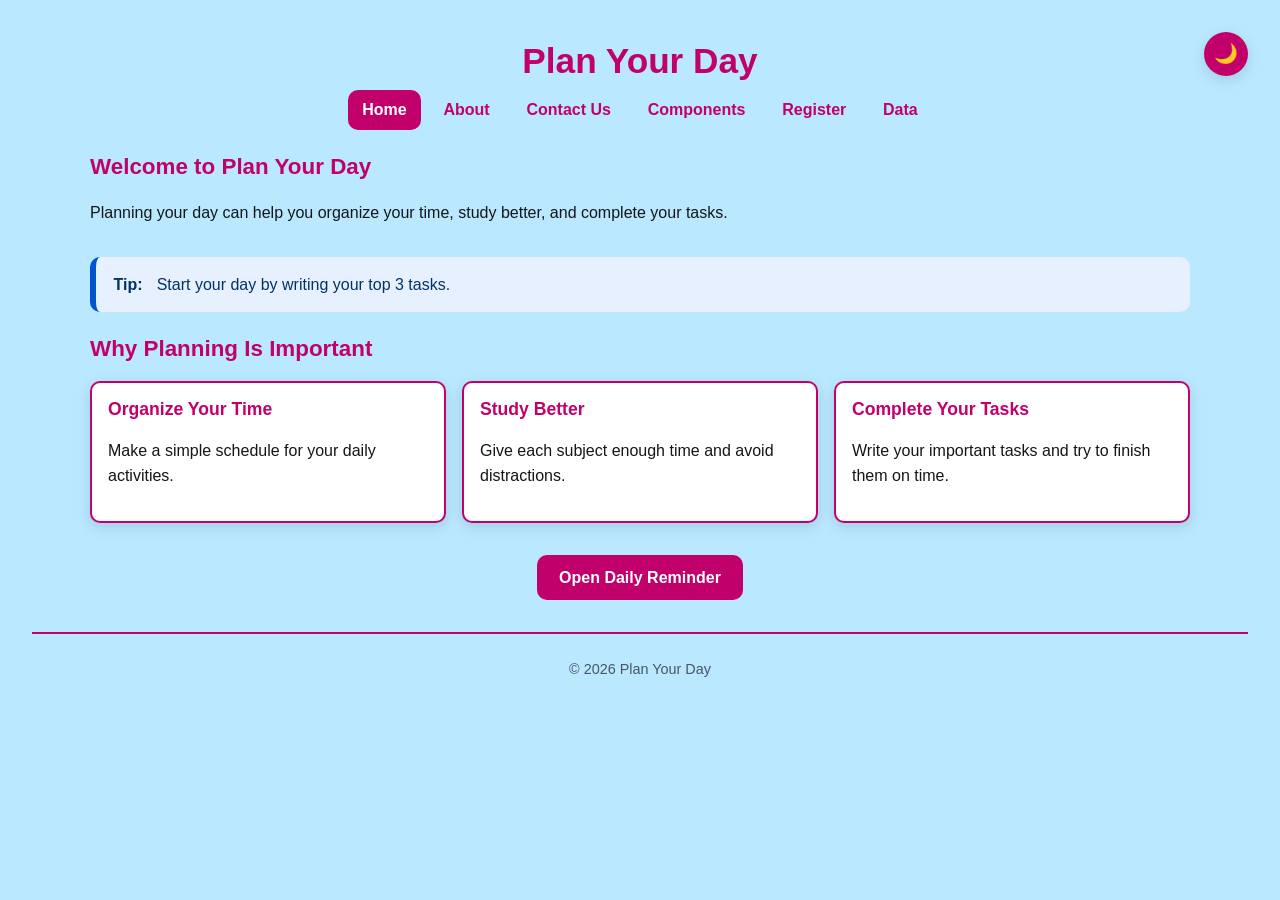
<file: index.html>
<!DOCTYPE html>
<html lang="en">
<head>
    <meta charset="UTF-8">
    <meta name="viewport" content="width=device-width, initial-scale=1.0">
    <meta name="description" content="Plan Your Day - organize your time, study better, and complete your tasks.">
    <title>Plan Your Day - Home</title>
    <link rel="stylesheet" href="stylesheet.css">
</head>

<body>

    <a href="#main" class="skip-link">Skip to main content</a>

    <header role="banner">
        <h1>Plan Your Day</h1>

        <button id="theme-toggle" class="theme-toggle" type="button"
                aria-label="Toggle dark mode" title="Toggle dark mode">🌙</button>

        <nav aria-label="Main navigation">
            <a href="index.html" aria-current="page">Home</a>
            <a href="about.html">About</a>
            <a href="contact.html">Contact Us</a>
            <a href="components.html">Components</a>
            <a href="registration.html">Register</a>
            <a href="data.html">Data</a>
        </nav>
    </header>

    <main id="main" role="main">

        <section aria-labelledby="welcome-heading">
            <h2 id="welcome-heading">Welcome to Plan Your Day</h2>
            <p>
                Planning your day can help you organize your time,
                study better, and complete your tasks.
            </p>
        </section>

        <div class="alert alert-info" role="status">
            <strong>Tip:</strong>&nbsp;Start your day by writing your top 3 tasks.
        </div>

        <section aria-labelledby="why-heading">
            <h2 id="why-heading">Why Planning Is Important</h2>
            <div class="grid">
                <article class="card">
                    <h3>Organize Your Time</h3>
                    <p>Make a simple schedule for your daily activities.</p>
                </article>
                <article class="card">
                    <h3>Study Better</h3>
                    <p>Give each subject enough time and avoid distractions.</p>
                </article>
                <article class="card">
                    <h3>Complete Your Tasks</h3>
                    <p>Write your important tasks and try to finish them on time.</p>
                </article>
            </div>
        </section>

        <p class="center">
            <a href="#modal" class="btn">Open Daily Reminder</a>
        </p>

        <div id="modal" class="modal" role="dialog" aria-modal="true" aria-labelledby="modal-title">
            <a href="#" class="modal-backdrop" aria-hidden="true" tabindex="-1"></a>
            <div class="modal-content">
                <h2 id="modal-title">Daily Reminder</h2>
                <p>Don't forget to review your plan at the end of the day!</p>
                <div class="modal-actions">
                    <a href="#" class="btn" aria-label="Close modal">Close</a>
                </div>
            </div>
        </div>

    </main>

    <footer role="contentinfo">
        <p>&copy; 2026 Plan Your Day</p>
    </footer>

    <script>
    (function () {
        var html = document.documentElement;
        var btn = document.getElementById('theme-toggle');
        var saved = localStorage.getItem('theme');
        if (saved === 'dark') html.classList.add('dark');
        else if (saved === 'light') html.classList.add('light');
        function updateIcon() {
            var isDark = html.classList.contains('dark') ||
                (!html.classList.contains('light') &&
                 window.matchMedia('(prefers-color-scheme: dark)').matches);
            btn.textContent = isDark ? '☀️' : '🌙';
        }
        btn.addEventListener('click', function () {
            var isDarkNow = html.classList.contains('dark') ||
                (!html.classList.contains('light') &&
                 window.matchMedia('(prefers-color-scheme: dark)').matches);
            if (isDarkNow) {
                html.classList.remove('dark'); html.classList.add('light');
                localStorage.setItem('theme', 'light');
            } else {
                html.classList.remove('light'); html.classList.add('dark');
                localStorage.setItem('theme', 'dark');
            }
            updateIcon();
        });
        updateIcon();
    })();
    </script>

</body>
</html>
</file>
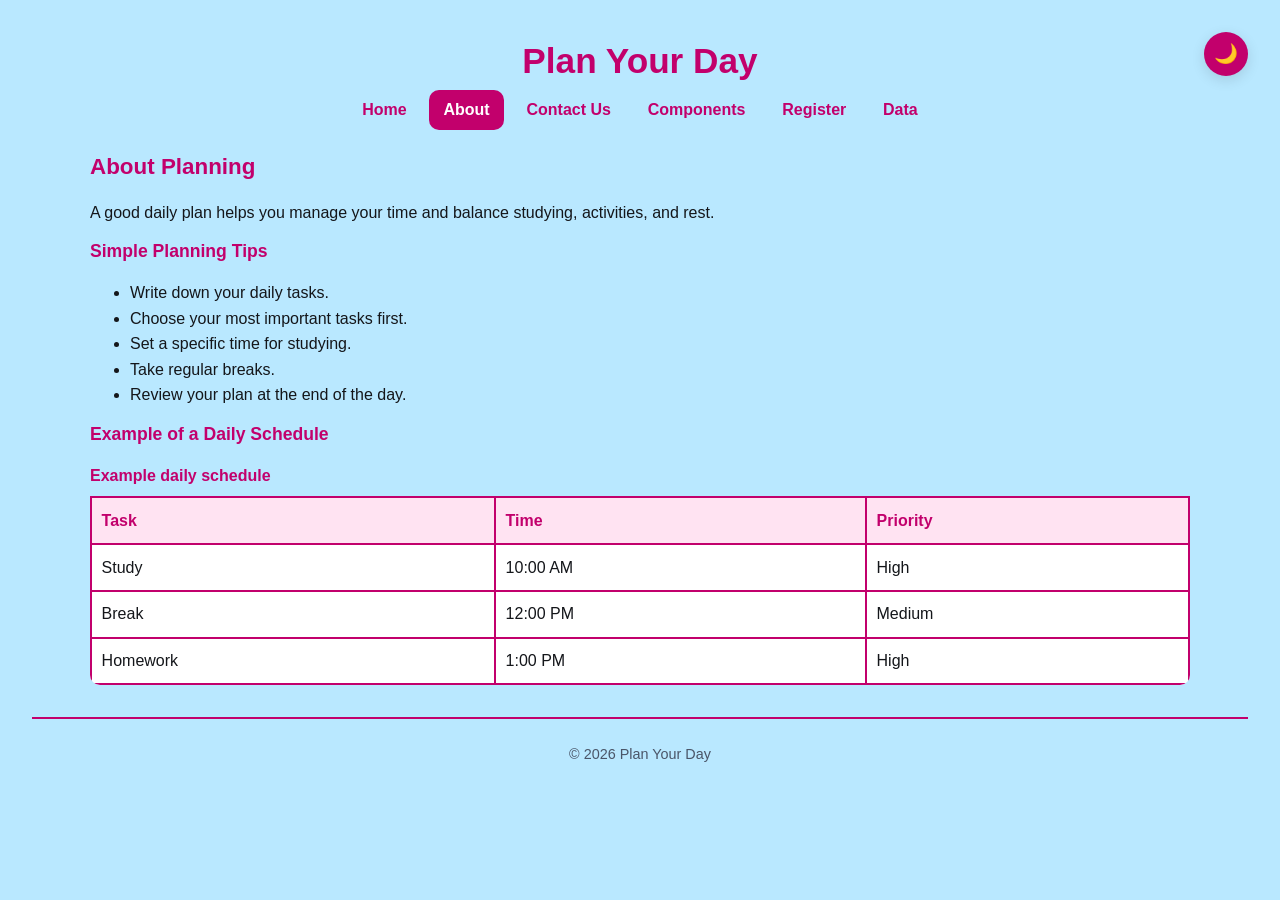
<file: about.html>
<!DOCTYPE html>
<html lang="en">
<head>
    <meta charset="UTF-8">
    <meta name="viewport" content="width=device-width, initial-scale=1.0">
    <meta name="description" content="About planning your day effectively.">
    <title>Plan Your Day - About</title>
    <link rel="stylesheet" href="stylesheet.css">
</head>

<body>

    <a href="#main" class="skip-link">Skip to main content</a>

    <header role="banner">
        <h1>Plan Your Day</h1>
        <button id="theme-toggle" class="theme-toggle" type="button" aria-label="Toggle dark mode" title="Toggle dark mode">🌙</button>
        <nav aria-label="Main navigation">
            <a href="index.html">Home</a>
            <a href="about.html" aria-current="page">About</a>
            <a href="contact.html">Contact Us</a>
            <a href="components.html">Components</a>
            <a href="registration.html">Register</a>
            <a href="data.html">Data</a>
        </nav>
    </header>

    <main id="main" role="main">

        <h2>About Planning</h2>
        <p>A good daily plan helps you manage your time and balance studying, activities, and rest.</p>

        <h3>Simple Planning Tips</h3>
        <ul>
            <li>Write down your daily tasks.</li>
            <li>Choose your most important tasks first.</li>
            <li>Set a specific time for studying.</li>
            <li>Take regular breaks.</li>
            <li>Review your plan at the end of the day.</li>
        </ul>

        <h3>Example of a Daily Schedule</h3>

        <div class="table-wrap">
            <table>
                <caption>Example daily schedule</caption>
                <thead>
                    <tr><th scope="col">Task</th><th scope="col">Time</th><th scope="col">Priority</th></tr>
                </thead>
                <tbody>
                    <tr><td>Study</td><td>10:00 AM</td><td>High</td></tr>
                    <tr><td>Break</td><td>12:00 PM</td><td>Medium</td></tr>
                    <tr><td>Homework</td><td>1:00 PM</td><td>High</td></tr>
                </tbody>
            </table>
        </div>

    </main>

    <footer role="contentinfo"><p>&copy; 2026 Plan Your Day</p></footer>

    <script>
    (function () {
        var html = document.documentElement;
        var btn = document.getElementById('theme-toggle');
        var saved = localStorage.getItem('theme');
        if (saved === 'dark') html.classList.add('dark');
        else if (saved === 'light') html.classList.add('light');
        function updateIcon() {
            var isDark = html.classList.contains('dark') ||
                (!html.classList.contains('light') &&
                 window.matchMedia('(prefers-color-scheme: dark)').matches);
            btn.textContent = isDark ? '☀️' : '🌙';
        }
        btn.addEventListener('click', function () {
            var isDarkNow = html.classList.contains('dark') ||
                (!html.classList.contains('light') &&
                 window.matchMedia('(prefers-color-scheme: dark)').matches);
            if (isDarkNow) {
                html.classList.remove('dark'); html.classList.add('light');
                localStorage.setItem('theme', 'light');
            } else {
                html.classList.remove('light'); html.classList.add('dark');
                localStorage.setItem('theme', 'dark');
            }
            updateIcon();
        });
        updateIcon();
    })();
    </script>

</body>
</html>
</file>
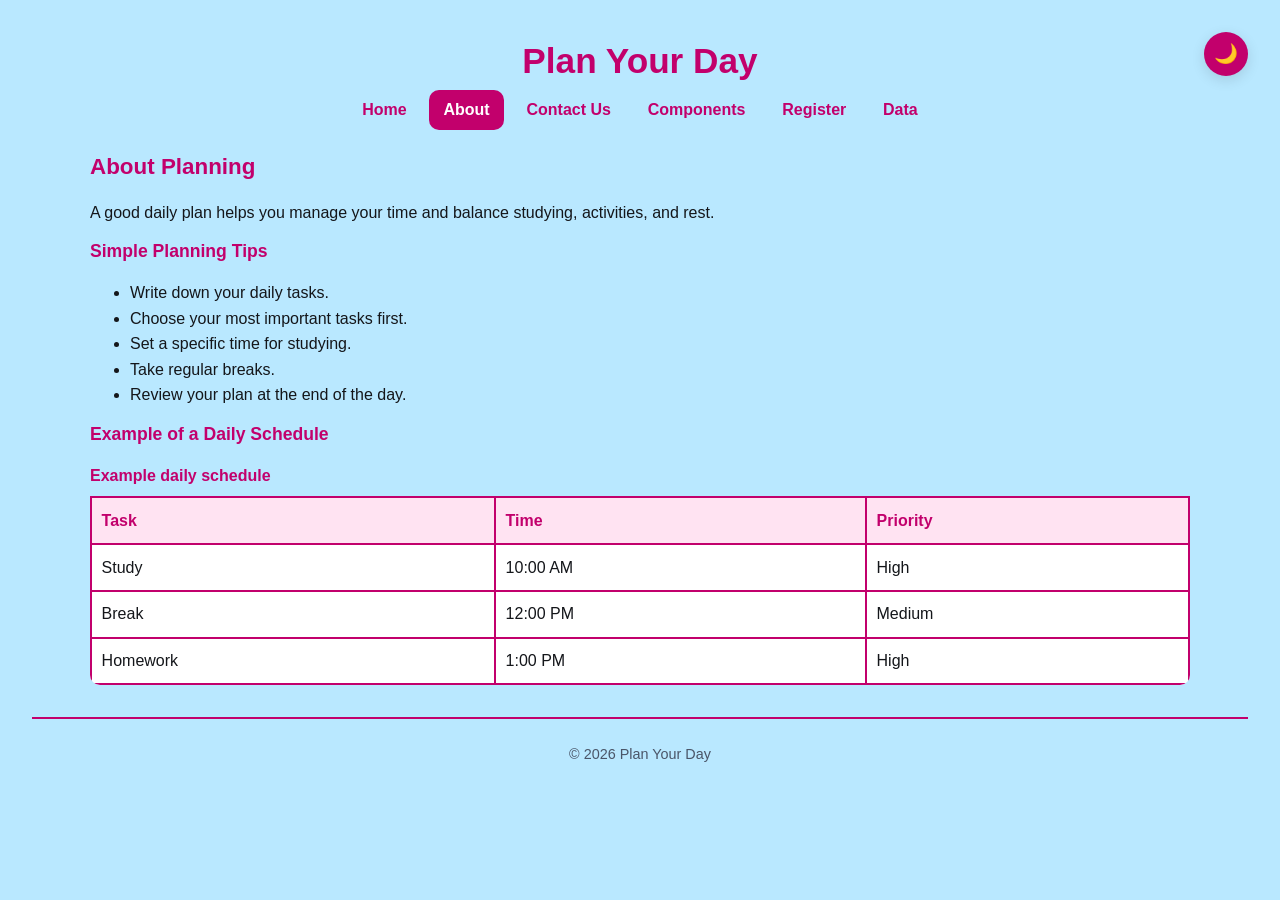
<file: about.html (2).html>
<!DOCTYPE html>
<html lang="en">
<head>
    <meta charset="UTF-8">
    <meta name="viewport" content="width=device-width, initial-scale=1.0">
    <meta name="description" content="About planning your day effectively.">
    <title>Plan Your Day - About</title>
    <link rel="stylesheet" href="stylesheet.css">
</head>

<body>

    <a href="#main" class="skip-link">Skip to main content</a>

    <header role="banner">
        <h1>Plan Your Day</h1>
        <button id="theme-toggle" class="theme-toggle" type="button" aria-label="Toggle dark mode" title="Toggle dark mode">🌙</button>
        <nav aria-label="Main navigation">
            <a href="index.html">Home</a>
            <a href="about.html" aria-current="page">About</a>
            <a href="contact.html">Contact Us</a>
            <a href="components.html">Components</a>
            <a href="registration.html">Register</a>
            <a href="data.html">Data</a>
        </nav>
    </header>

    <main id="main" role="main">

        <h2>About Planning</h2>
        <p>A good daily plan helps you manage your time and balance studying, activities, and rest.</p>

        <h3>Simple Planning Tips</h3>
        <ul>
            <li>Write down your daily tasks.</li>
            <li>Choose your most important tasks first.</li>
            <li>Set a specific time for studying.</li>
            <li>Take regular breaks.</li>
            <li>Review your plan at the end of the day.</li>
        </ul>

        <h3>Example of a Daily Schedule</h3>

        <div class="table-wrap">
            <table>
                <caption>Example daily schedule</caption>
                <thead>
                    <tr><th scope="col">Task</th><th scope="col">Time</th><th scope="col">Priority</th></tr>
                </thead>
                <tbody>
                    <tr><td>Study</td><td>10:00 AM</td><td>High</td></tr>
                    <tr><td>Break</td><td>12:00 PM</td><td>Medium</td></tr>
                    <tr><td>Homework</td><td>1:00 PM</td><td>High</td></tr>
                </tbody>
            </table>
        </div>

    </main>

    <footer role="contentinfo"><p>&copy; 2026 Plan Your Day</p></footer>

    <script>
    (function () {
        var html = document.documentElement;
        var btn = document.getElementById('theme-toggle');
        var saved = localStorage.getItem('theme');
        if (saved === 'dark') html.classList.add('dark');
        else if (saved === 'light') html.classList.add('light');
        function updateIcon() {
            var isDark = html.classList.contains('dark') ||
                (!html.classList.contains('light') &&
                 window.matchMedia('(prefers-color-scheme: dark)').matches);
            btn.textContent = isDark ? '☀️' : '🌙';
        }
        btn.addEventListener('click', function () {
            var isDarkNow = html.classList.contains('dark') ||
                (!html.classList.contains('light') &&
                 window.matchMedia('(prefers-color-scheme: dark)').matches);
            if (isDarkNow) {
                html.classList.remove('dark'); html.classList.add('light');
                localStorage.setItem('theme', 'light');
            } else {
                html.classList.remove('light'); html.classList.add('dark');
                localStorage.setItem('theme', 'dark');
            }
            updateIcon();
        });
        updateIcon();
    })();
    </script>

</body>
</html>
</file>
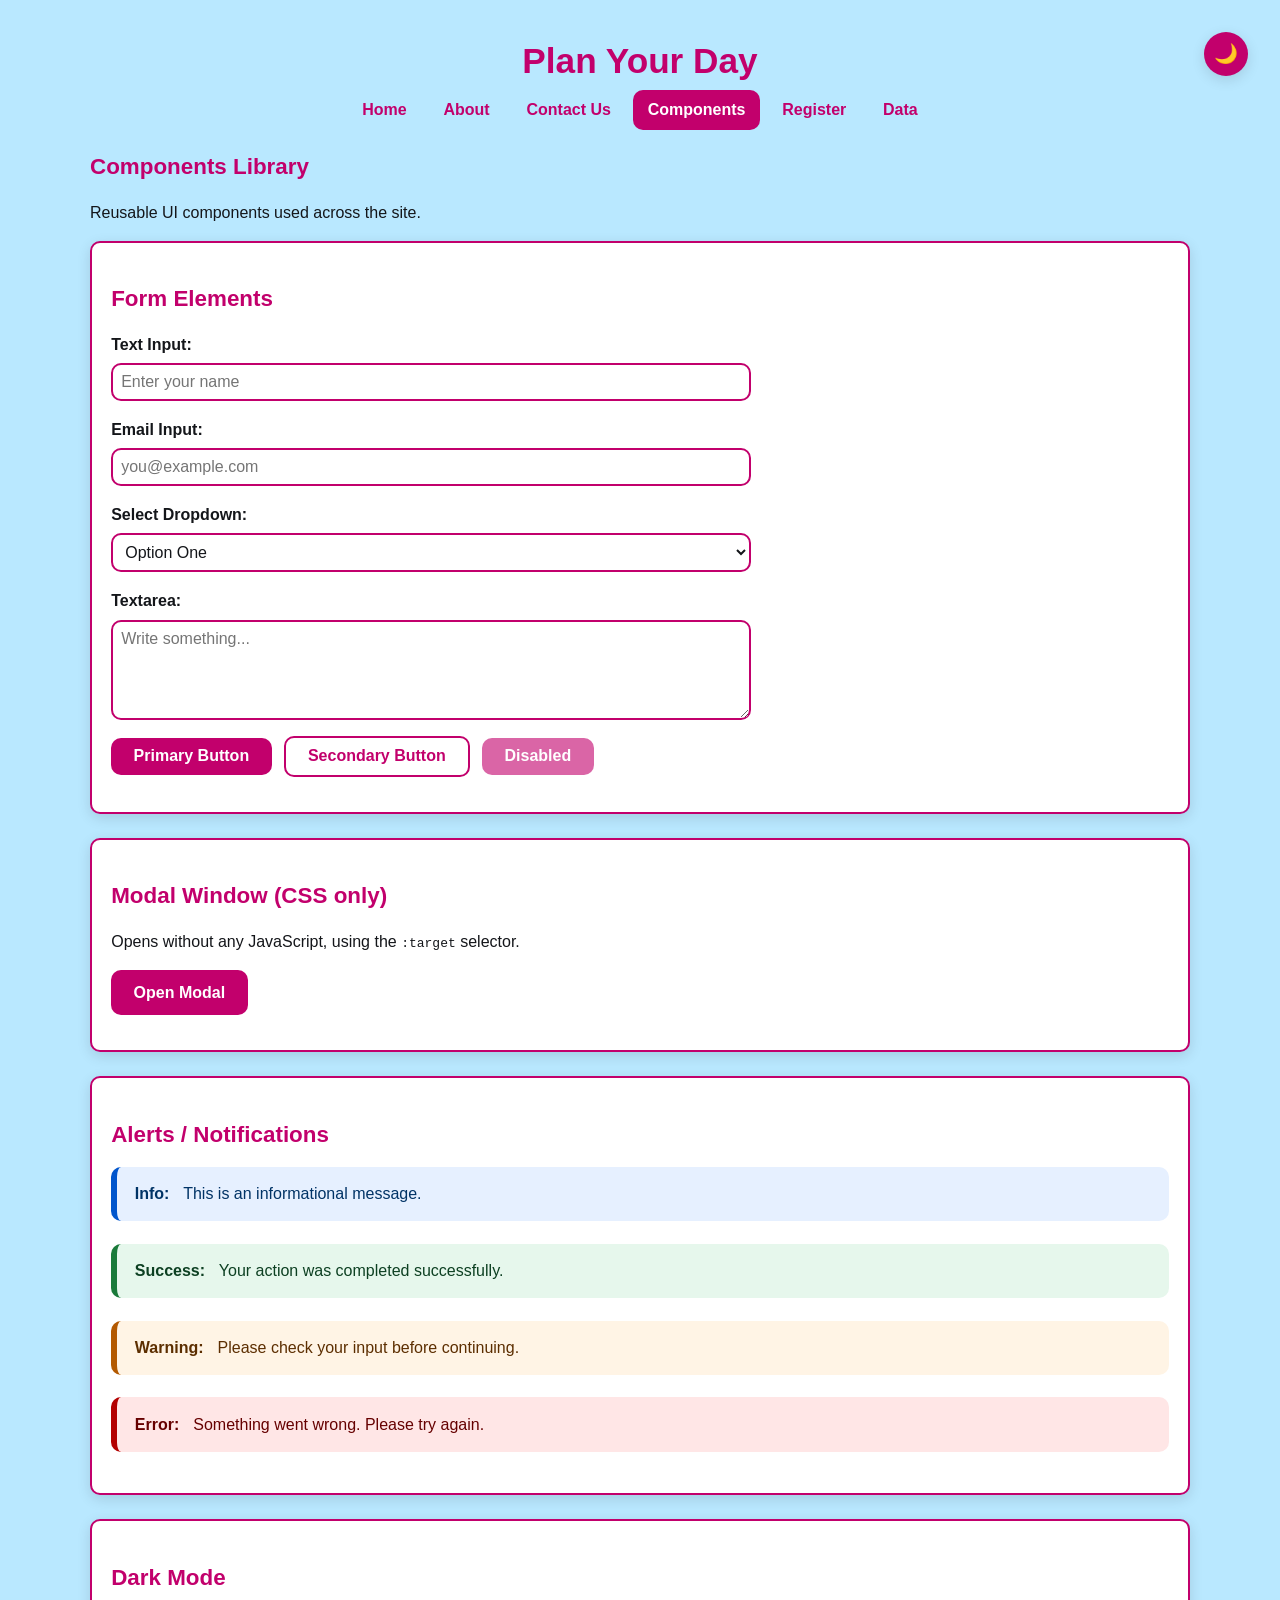
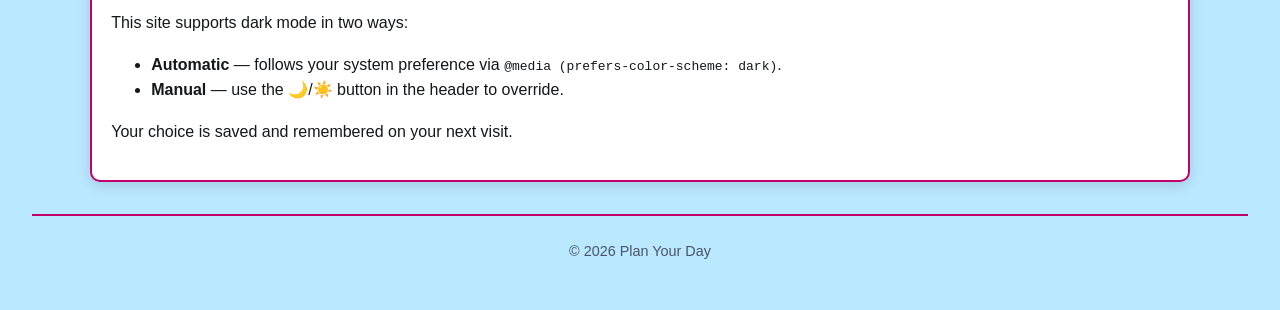
<file: components.html>
<!DOCTYPE html>
<html lang="en">
<head>
    <meta charset="UTF-8">
    <meta name="viewport" content="width=device-width, initial-scale=1.0">
    <meta name="description" content="Reusable UI components: forms, modals, alerts and dark mode.">
    <title>Plan Your Day - Components Library</title>
    <link rel="stylesheet" href="stylesheet.css">
</head>

<body>

    <a href="#main" class="skip-link">Skip to main content</a>

    <header role="banner">
        <h1>Plan Your Day</h1>
        <button id="theme-toggle" class="theme-toggle" type="button" aria-label="Toggle dark mode" title="Toggle dark mode">🌙</button>
        <nav aria-label="Main navigation">
            <a href="index.html">Home</a>
            <a href="about.html">About</a>
            <a href="contact.html">Contact Us</a>
            <a href="components.html" aria-current="page">Components</a>
            <a href="registration.html">Register</a>
            <a href="data.html">Data</a>
        </nav>
    </header>

    <main id="main" role="main">

        <h2>Components Library</h2>
        <p>Reusable UI components used across the site.</p>

        <section aria-labelledby="form-heading" class="demo-block">
            <h2 id="form-heading">Form Elements</h2>
            <form action="#" method="post">
                <div class="field">
                    <label for="demo-text">Text Input:</label>
                    <input type="text" id="demo-text" placeholder="Enter your name">
                </div>
                <div class="field">
                    <label for="demo-email">Email Input:</label>
                    <input type="email" id="demo-email" placeholder="you@example.com">
                </div>
                <div class="field">
                    <label for="demo-select">Select Dropdown:</label>
                    <select id="demo-select">
                        <option>Option One</option>
                        <option>Option Two</option>
                        <option>Option Three</option>
                    </select>
                </div>
                <div class="field">
                    <label for="demo-textarea">Textarea:</label>
                    <textarea id="demo-textarea" rows="4" placeholder="Write something..."></textarea>
                </div>
                <div class="demo-row">
                    <button type="submit" class="btn">Primary Button</button>
                    <button type="button" class="btn btn-secondary">Secondary Button</button>
                    <button type="button" class="btn" disabled>Disabled</button>
                </div>
            </form>
        </section>

        <section aria-labelledby="modal-heading" class="demo-block">
            <h2 id="modal-heading">Modal Window (CSS only)</h2>
            <p>Opens without any JavaScript, using the <code>:target</code> selector.</p>
            <div class="demo-row">
                <a href="#modal-demo" class="btn">Open Modal</a>
            </div>
            <div id="modal-demo" class="modal" role="dialog" aria-modal="true" aria-labelledby="modal-demo-title">
                <a href="#" class="modal-backdrop" aria-hidden="true" tabindex="-1"></a>
                <div class="modal-content">
                    <h2 id="modal-demo-title">Modal Title</h2>
                    <p>This is a modal window built using CSS only.</p>
                    <div class="modal-actions">
                        <a href="#" class="btn" aria-label="Close modal">Close</a>
                    </div>
                </div>
            </div>
        </section>

        <section aria-labelledby="alerts-heading" class="demo-block">
            <h2 id="alerts-heading">Alerts / Notifications</h2>
            <div class="alert alert-info" role="status"><strong>Info:</strong>&nbsp;This is an informational message.</div>
            <div class="alert alert-success" role="status"><strong>Success:</strong>&nbsp;Your action was completed successfully.</div>
            <div class="alert alert-warning" role="status"><strong>Warning:</strong>&nbsp;Please check your input before continuing.</div>
            <div class="alert alert-error" role="alert"><strong>Error:</strong>&nbsp;Something went wrong. Please try again.</div>
        </section>

        <section aria-labelledby="dark-heading" class="demo-block">
            <h2 id="dark-heading">Dark Mode</h2>
            <p>This site supports dark mode in two ways:</p>
            <ul>
                <li><strong>Automatic</strong> — follows your system preference via <code>@media (prefers-color-scheme: dark)</code>.</li>
                <li><strong>Manual</strong> — use the 🌙/☀️ button in the header to override.</li>
            </ul>
            <p>Your choice is saved and remembered on your next visit.</p>
        </section>

    </main>

    <footer role="contentinfo"><p>&copy; 2026 Plan Your Day</p></footer>

    <script>
    (function () {
        var html = document.documentElement;
        var btn = document.getElementById('theme-toggle');
        var saved = localStorage.getItem('theme');
        if (saved === 'dark') html.classList.add('dark');
        else if (saved === 'light') html.classList.add('light');
        function updateIcon() {
            var isDark = html.classList.contains('dark') ||
                (!html.classList.contains('light') &&
                 window.matchMedia('(prefers-color-scheme: dark)').matches);
            btn.textContent = isDark ? '☀️' : '🌙';
        }
        btn.addEventListener('click', function () {
            var isDarkNow = html.classList.contains('dark') ||
                (!html.classList.contains('light') &&
                 window.matchMedia('(prefers-color-scheme: dark)').matches);
            if (isDarkNow) {
                html.classList.remove('dark'); html.classList.add('light');
                localStorage.setItem('theme', 'light');
            } else {
                html.classList.remove('light'); html.classList.add('dark');
                localStorage.setItem('theme', 'dark');
            }
            updateIcon();
        });
        updateIcon();
    })();
    </script>

</body>
</html>
</file>
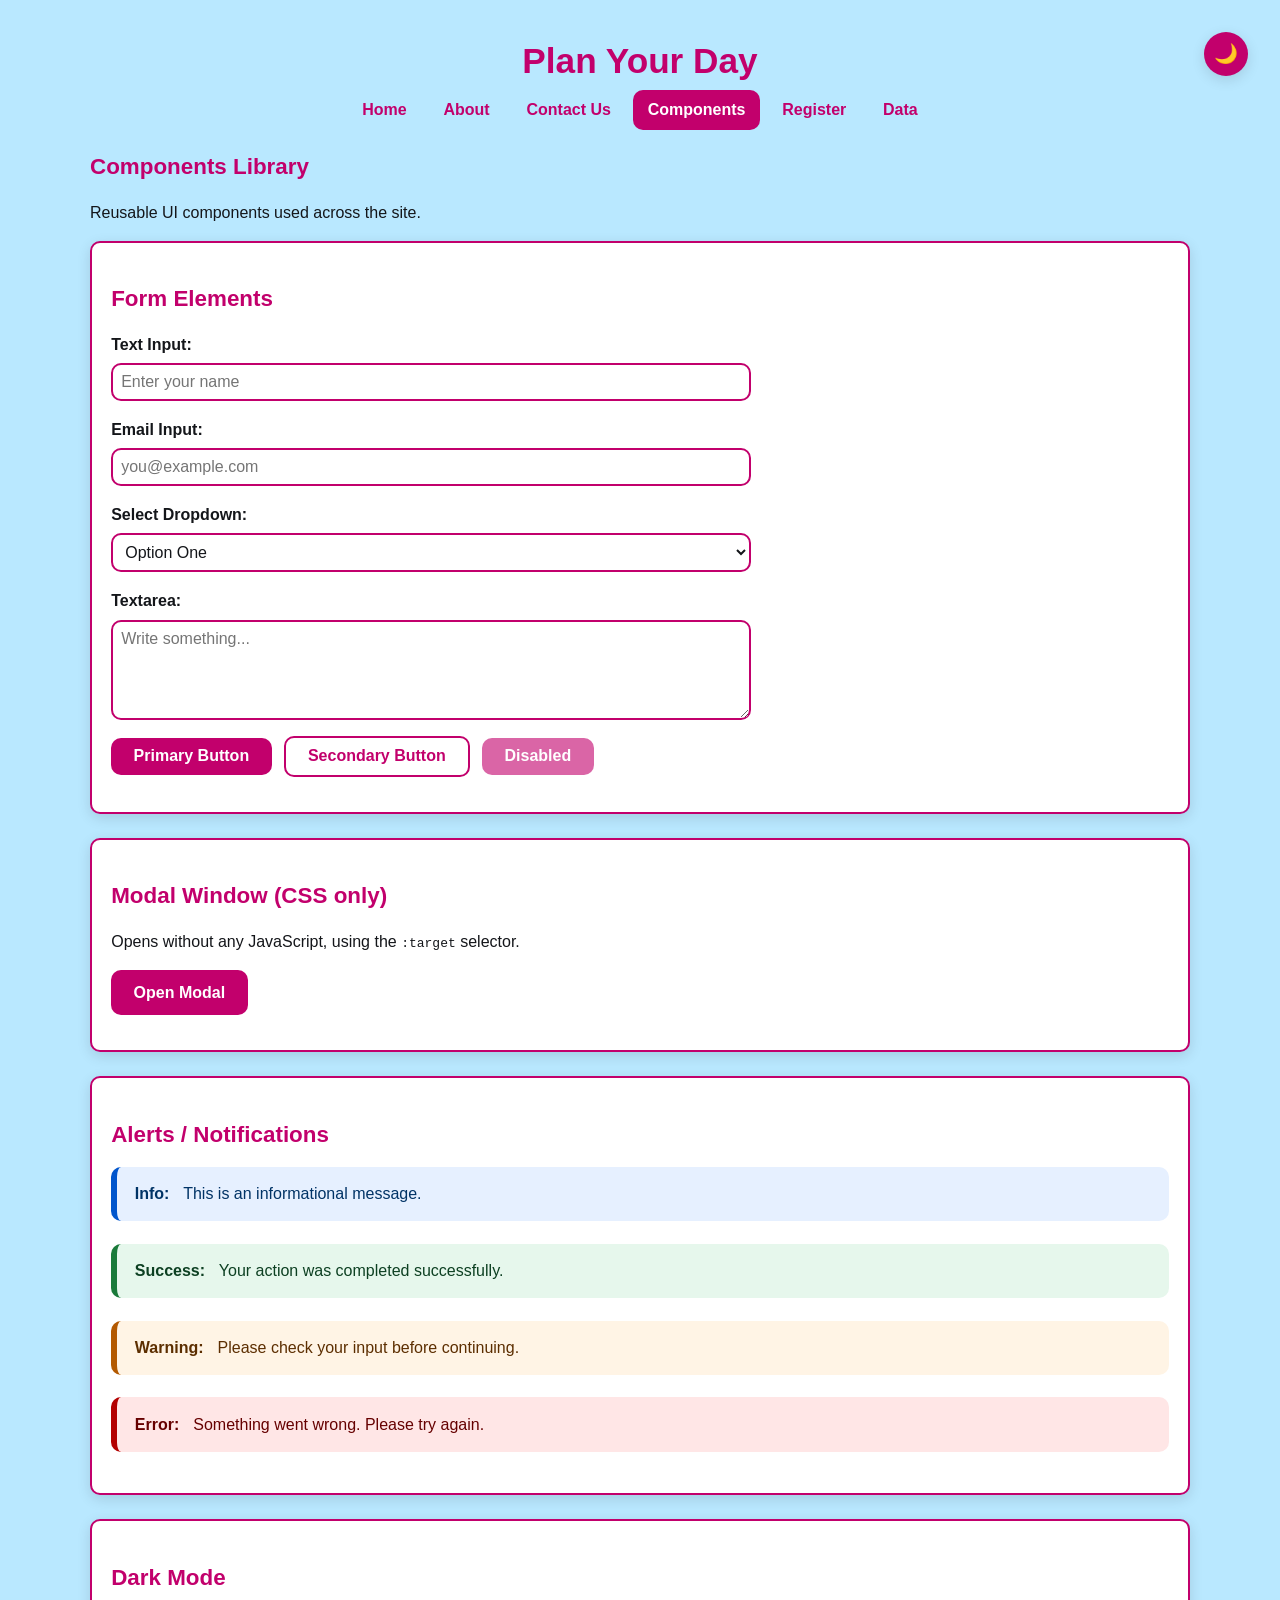
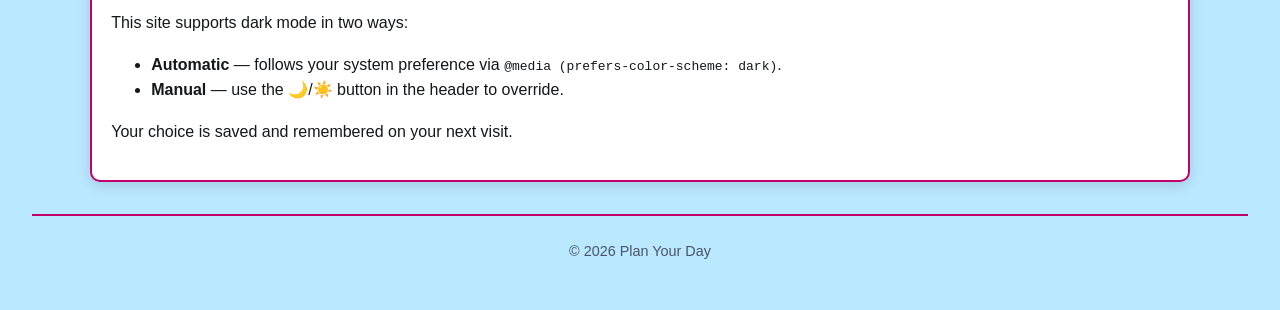
<file: components.html (2).html>
<!DOCTYPE html>
<html lang="en">
<head>
    <meta charset="UTF-8">
    <meta name="viewport" content="width=device-width, initial-scale=1.0">
    <meta name="description" content="Reusable UI components: forms, modals, alerts and dark mode.">
    <title>Plan Your Day - Components Library</title>
    <link rel="stylesheet" href="stylesheet.css">
</head>

<body>

    <a href="#main" class="skip-link">Skip to main content</a>

    <header role="banner">
        <h1>Plan Your Day</h1>
        <button id="theme-toggle" class="theme-toggle" type="button" aria-label="Toggle dark mode" title="Toggle dark mode">🌙</button>
        <nav aria-label="Main navigation">
            <a href="index.html">Home</a>
            <a href="about.html">About</a>
            <a href="contact.html">Contact Us</a>
            <a href="components.html" aria-current="page">Components</a>
            <a href="registration.html">Register</a>
            <a href="data.html">Data</a>
        </nav>
    </header>

    <main id="main" role="main">

        <h2>Components Library</h2>
        <p>Reusable UI components used across the site.</p>

        <section aria-labelledby="form-heading" class="demo-block">
            <h2 id="form-heading">Form Elements</h2>
            <form action="#" method="post">
                <div class="field">
                    <label for="demo-text">Text Input:</label>
                    <input type="text" id="demo-text" placeholder="Enter your name">
                </div>
                <div class="field">
                    <label for="demo-email">Email Input:</label>
                    <input type="email" id="demo-email" placeholder="you@example.com">
                </div>
                <div class="field">
                    <label for="demo-select">Select Dropdown:</label>
                    <select id="demo-select">
                        <option>Option One</option>
                        <option>Option Two</option>
                        <option>Option Three</option>
                    </select>
                </div>
                <div class="field">
                    <label for="demo-textarea">Textarea:</label>
                    <textarea id="demo-textarea" rows="4" placeholder="Write something..."></textarea>
                </div>
                <div class="demo-row">
                    <button type="submit" class="btn">Primary Button</button>
                    <button type="button" class="btn btn-secondary">Secondary Button</button>
                    <button type="button" class="btn" disabled>Disabled</button>
                </div>
            </form>
        </section>

        <section aria-labelledby="modal-heading" class="demo-block">
            <h2 id="modal-heading">Modal Window (CSS only)</h2>
            <p>Opens without any JavaScript, using the <code>:target</code> selector.</p>
            <div class="demo-row">
                <a href="#modal-demo" class="btn">Open Modal</a>
            </div>
            <div id="modal-demo" class="modal" role="dialog" aria-modal="true" aria-labelledby="modal-demo-title">
                <a href="#" class="modal-backdrop" aria-hidden="true" tabindex="-1"></a>
                <div class="modal-content">
                    <h2 id="modal-demo-title">Modal Title</h2>
                    <p>This is a modal window built using CSS only.</p>
                    <div class="modal-actions">
                        <a href="#" class="btn" aria-label="Close modal">Close</a>
                    </div>
                </div>
            </div>
        </section>

        <section aria-labelledby="alerts-heading" class="demo-block">
            <h2 id="alerts-heading">Alerts / Notifications</h2>
            <div class="alert alert-info" role="status"><strong>Info:</strong>&nbsp;This is an informational message.</div>
            <div class="alert alert-success" role="status"><strong>Success:</strong>&nbsp;Your action was completed successfully.</div>
            <div class="alert alert-warning" role="status"><strong>Warning:</strong>&nbsp;Please check your input before continuing.</div>
            <div class="alert alert-error" role="alert"><strong>Error:</strong>&nbsp;Something went wrong. Please try again.</div>
        </section>

        <section aria-labelledby="dark-heading" class="demo-block">
            <h2 id="dark-heading">Dark Mode</h2>
            <p>This site supports dark mode in two ways:</p>
            <ul>
                <li><strong>Automatic</strong> — follows your system preference via <code>@media (prefers-color-scheme: dark)</code>.</li>
                <li><strong>Manual</strong> — use the 🌙/☀️ button in the header to override.</li>
            </ul>
            <p>Your choice is saved and remembered on your next visit.</p>
        </section>

    </main>

    <footer role="contentinfo"><p>&copy; 2026 Plan Your Day</p></footer>

    <script>
    (function () {
        var html = document.documentElement;
        var btn = document.getElementById('theme-toggle');
        var saved = localStorage.getItem('theme');
        if (saved === 'dark') html.classList.add('dark');
        else if (saved === 'light') html.classList.add('light');
        function updateIcon() {
            var isDark = html.classList.contains('dark') ||
                (!html.classList.contains('light') &&
                 window.matchMedia('(prefers-color-scheme: dark)').matches);
            btn.textContent = isDark ? '☀️' : '🌙';
        }
        btn.addEventListener('click', function () {
            var isDarkNow = html.classList.contains('dark') ||
                (!html.classList.contains('light') &&
                 window.matchMedia('(prefers-color-scheme: dark)').matches);
            if (isDarkNow) {
                html.classList.remove('dark'); html.classList.add('light');
                localStorage.setItem('theme', 'light');
            } else {
                html.classList.remove('light'); html.classList.add('dark');
                localStorage.setItem('theme', 'dark');
            }
            updateIcon();
        });
        updateIcon();
    })();
    </script>

</body>
</html>
</file>
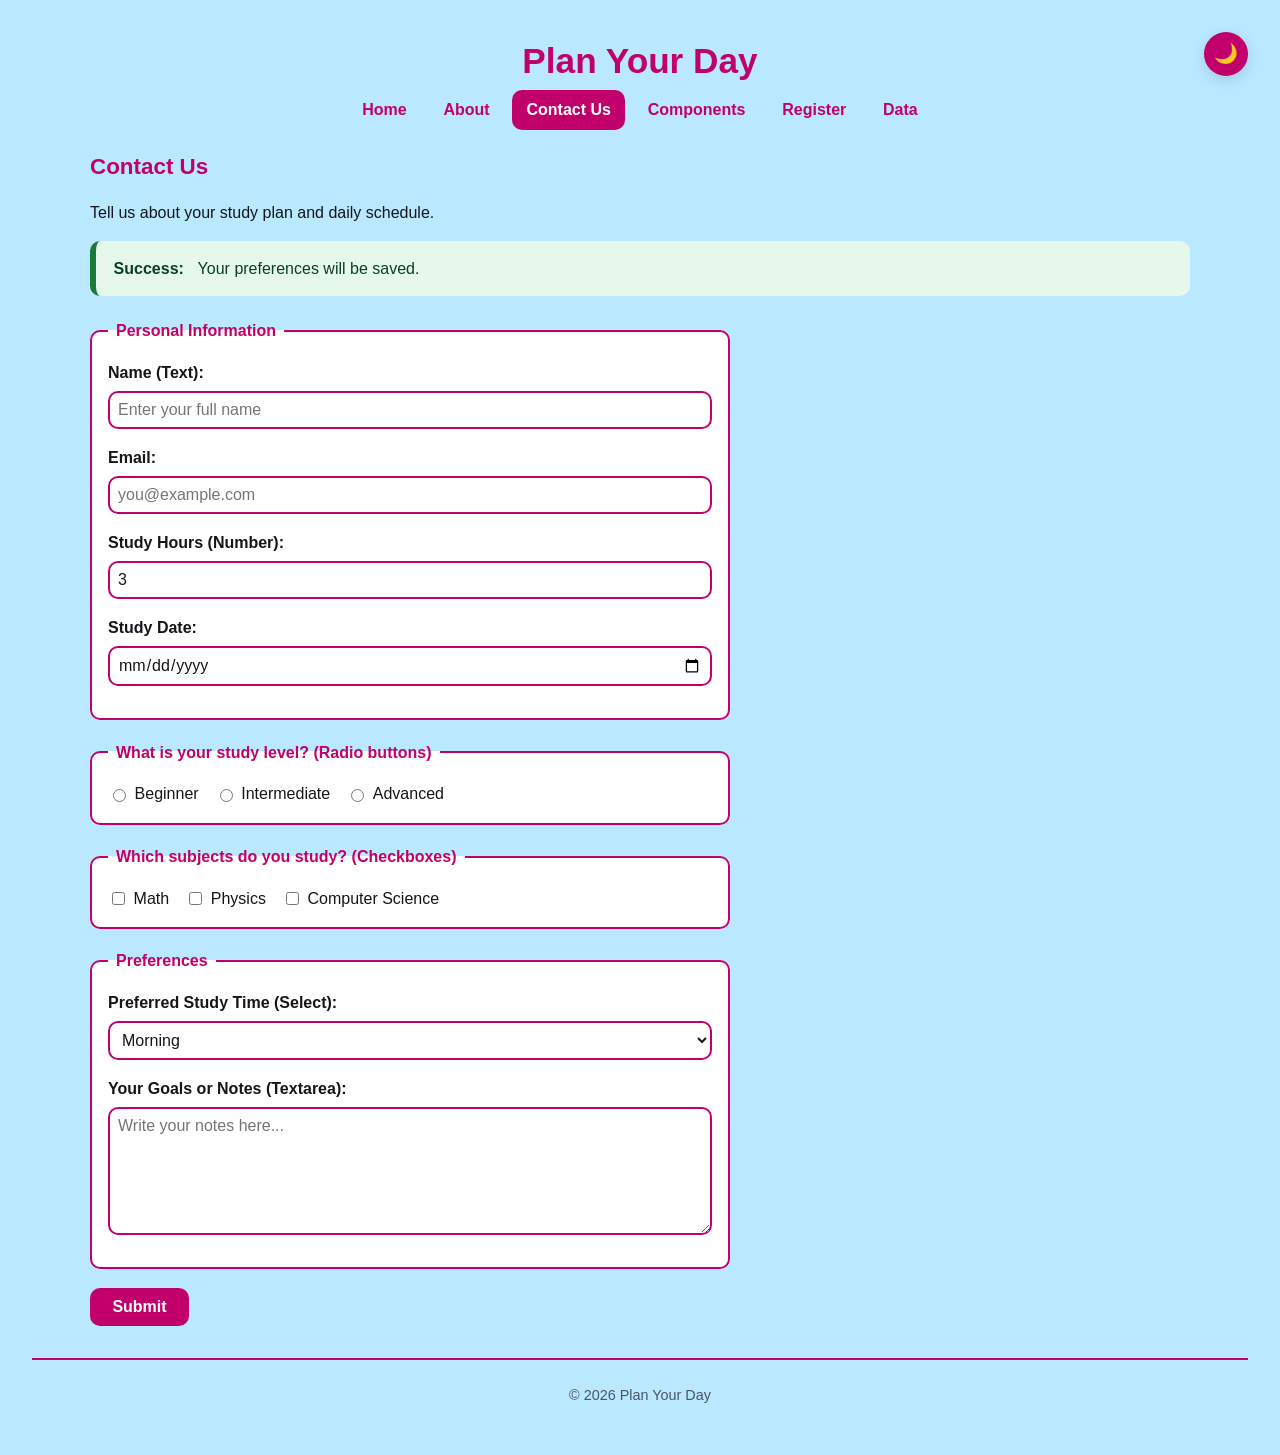
<file: contact.html>
<!DOCTYPE html>
<html lang="en">
<head>
    <meta charset="UTF-8">
    <meta name="viewport" content="width=device-width, initial-scale=1.0">
    <meta name="description" content="Contact us and share your study plan.">
    <title>Plan Your Day - Contact Us</title>
    <link rel="stylesheet" href="stylesheet.css">
</head>

<body>

    <a href="#main" class="skip-link">Skip to main content</a>

    <header role="banner">
        <h1>Plan Your Day</h1>
        <button id="theme-toggle" class="theme-toggle" type="button" aria-label="Toggle dark mode" title="Toggle dark mode">🌙</button>
        <nav aria-label="Main navigation">
            <a href="index.html">Home</a>
            <a href="about.html">About</a>
            <a href="contact.html" aria-current="page">Contact Us</a>
            <a href="components.html">Components</a>
            <a href="registration.html">Register</a>
            <a href="data.html">Data</a>
        </nav>
    </header>

    <main id="main" role="main">

        <h2>Contact Us</h2>
        <p>Tell us about your study plan and daily schedule.</p>

        <div class="alert alert-success" role="status">
            <strong>Success:</strong>&nbsp;Your preferences will be saved.
        </div>

        <form action="#" method="post">

            <fieldset>
                <legend>Personal Information</legend>

                <div class="field">
                    <label for="name">Name (Text):</label>
                    <input type="text" id="name" name="name" placeholder="Enter your full name" required autocomplete="name">
                </div>

                <div class="field">
                    <label for="email">Email:</label>
                    <input type="email" id="email" name="email" placeholder="you@example.com" required autocomplete="email">
                </div>

                <div class="field">
                    <label for="hours">Study Hours (Number):</label>
                    <input type="number" id="hours" name="hours" min="1" max="24" value="3">
                </div>

                <div class="field">
                    <label for="date">Study Date:</label>
                    <input type="date" id="date" name="date">
                </div>
            </fieldset>

            <fieldset>
                <legend>What is your study level? (Radio buttons)</legend>
                <div class="radio-group">
                    <label><input type="radio" name="level" value="beginner"> Beginner</label>
                    <label><input type="radio" name="level" value="intermediate"> Intermediate</label>
                    <label><input type="radio" name="level" value="advanced"> Advanced</label>
                </div>
            </fieldset>

            <fieldset>
                <legend>Which subjects do you study? (Checkboxes)</legend>
                <div class="check-group">
                    <label><input type="checkbox" name="subject" value="math"> Math</label>
                    <label><input type="checkbox" name="subject" value="physics"> Physics</label>
                    <label><input type="checkbox" name="subject" value="computer"> Computer Science</label>
                </div>
            </fieldset>

            <fieldset>
                <legend>Preferences</legend>

                <div class="field">
                    <label for="time">Preferred Study Time (Select):</label>
                    <select id="time" name="time">
                        <option value="morning">Morning</option>
                        <option value="afternoon">Afternoon</option>
                        <option value="evening">Evening</option>
                        <option value="night">Night</option>
                    </select>
                </div>

                <div class="field">
                    <label for="message">Your Goals or Notes (Textarea):</label>
                    <textarea id="message" name="message" rows="6" placeholder="Write your notes here..."></textarea>
                </div>
            </fieldset>

            <button type="submit" class="btn">Submit</button>

        </form>

    </main>

    <footer role="contentinfo"><p>&copy; 2026 Plan Your Day</p></footer>

    <script>
    (function () {
        var html = document.documentElement;
        var btn = document.getElementById('theme-toggle');
        var saved = localStorage.getItem('theme');
        if (saved === 'dark') html.classList.add('dark');
        else if (saved === 'light') html.classList.add('light');
        function updateIcon() {
            var isDark = html.classList.contains('dark') ||
                (!html.classList.contains('light') &&
                 window.matchMedia('(prefers-color-scheme: dark)').matches);
            btn.textContent = isDark ? '☀️' : '🌙';
        }
        btn.addEventListener('click', function () {
            var isDarkNow = html.classList.contains('dark') ||
                (!html.classList.contains('light') &&
                 window.matchMedia('(prefers-color-scheme: dark)').matches);
            if (isDarkNow) {
                html.classList.remove('dark'); html.classList.add('light');
                localStorage.setItem('theme', 'light');
            } else {
                html.classList.remove('light'); html.classList.add('dark');
                localStorage.setItem('theme', 'dark');
            }
            updateIcon();
        });
        updateIcon();
    })();
    </script>

</body>
</html>
</file>
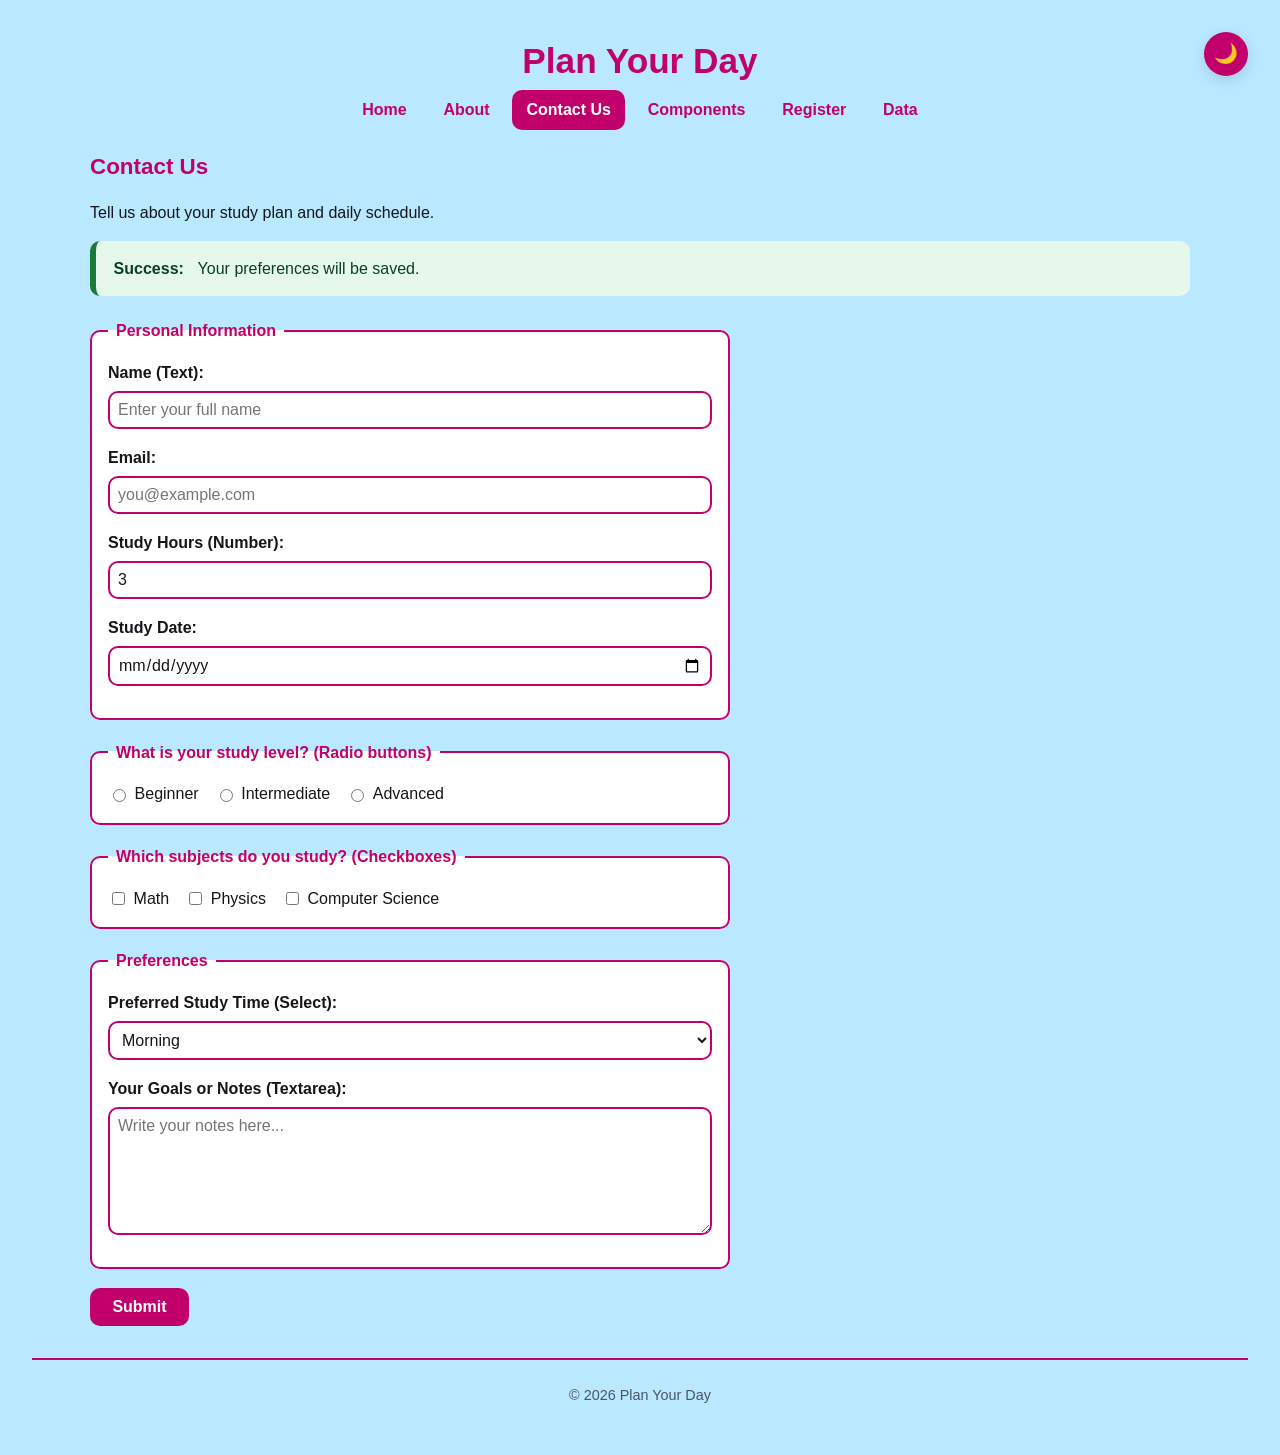
<file: contact.html (2).html>
<!DOCTYPE html>
<html lang="en">
<head>
    <meta charset="UTF-8">
    <meta name="viewport" content="width=device-width, initial-scale=1.0">
    <meta name="description" content="Contact us and share your study plan.">
    <title>Plan Your Day - Contact Us</title>
    <link rel="stylesheet" href="stylesheet.css">
</head>

<body>

    <a href="#main" class="skip-link">Skip to main content</a>

    <header role="banner">
        <h1>Plan Your Day</h1>
        <button id="theme-toggle" class="theme-toggle" type="button" aria-label="Toggle dark mode" title="Toggle dark mode">🌙</button>
        <nav aria-label="Main navigation">
            <a href="index.html">Home</a>
            <a href="about.html">About</a>
            <a href="contact.html" aria-current="page">Contact Us</a>
            <a href="components.html">Components</a>
            <a href="registration.html">Register</a>
            <a href="data.html">Data</a>
        </nav>
    </header>

    <main id="main" role="main">

        <h2>Contact Us</h2>
        <p>Tell us about your study plan and daily schedule.</p>

        <div class="alert alert-success" role="status">
            <strong>Success:</strong>&nbsp;Your preferences will be saved.
        </div>

        <form action="#" method="post">

            <fieldset>
                <legend>Personal Information</legend>

                <div class="field">
                    <label for="name">Name (Text):</label>
                    <input type="text" id="name" name="name" placeholder="Enter your full name" required autocomplete="name">
                </div>

                <div class="field">
                    <label for="email">Email:</label>
                    <input type="email" id="email" name="email" placeholder="you@example.com" required autocomplete="email">
                </div>

                <div class="field">
                    <label for="hours">Study Hours (Number):</label>
                    <input type="number" id="hours" name="hours" min="1" max="24" value="3">
                </div>

                <div class="field">
                    <label for="date">Study Date:</label>
                    <input type="date" id="date" name="date">
                </div>
            </fieldset>

            <fieldset>
                <legend>What is your study level? (Radio buttons)</legend>
                <div class="radio-group">
                    <label><input type="radio" name="level" value="beginner"> Beginner</label>
                    <label><input type="radio" name="level" value="intermediate"> Intermediate</label>
                    <label><input type="radio" name="level" value="advanced"> Advanced</label>
                </div>
            </fieldset>

            <fieldset>
                <legend>Which subjects do you study? (Checkboxes)</legend>
                <div class="check-group">
                    <label><input type="checkbox" name="subject" value="math"> Math</label>
                    <label><input type="checkbox" name="subject" value="physics"> Physics</label>
                    <label><input type="checkbox" name="subject" value="computer"> Computer Science</label>
                </div>
            </fieldset>

            <fieldset>
                <legend>Preferences</legend>

                <div class="field">
                    <label for="time">Preferred Study Time (Select):</label>
                    <select id="time" name="time">
                        <option value="morning">Morning</option>
                        <option value="afternoon">Afternoon</option>
                        <option value="evening">Evening</option>
                        <option value="night">Night</option>
                    </select>
                </div>

                <div class="field">
                    <label for="message">Your Goals or Notes (Textarea):</label>
                    <textarea id="message" name="message" rows="6" placeholder="Write your notes here..."></textarea>
                </div>
            </fieldset>

            <button type="submit" class="btn">Submit</button>

        </form>

    </main>

    <footer role="contentinfo"><p>&copy; 2026 Plan Your Day</p></footer>

    <script>
    (function () {
        var html = document.documentElement;
        var btn = document.getElementById('theme-toggle');
        var saved = localStorage.getItem('theme');
        if (saved === 'dark') html.classList.add('dark');
        else if (saved === 'light') html.classList.add('light');
        function updateIcon() {
            var isDark = html.classList.contains('dark') ||
                (!html.classList.contains('light') &&
                 window.matchMedia('(prefers-color-scheme: dark)').matches);
            btn.textContent = isDark ? '☀️' : '🌙';
        }
        btn.addEventListener('click', function () {
            var isDarkNow = html.classList.contains('dark') ||
                (!html.classList.contains('light') &&
                 window.matchMedia('(prefers-color-scheme: dark)').matches);
            if (isDarkNow) {
                html.classList.remove('dark'); html.classList.add('light');
                localStorage.setItem('theme', 'light');
            } else {
                html.classList.remove('light'); html.classList.add('dark');
                localStorage.setItem('theme', 'dark');
            }
            updateIcon();
        });
        updateIcon();
    })();
    </script>

</body>
</html>
</file>
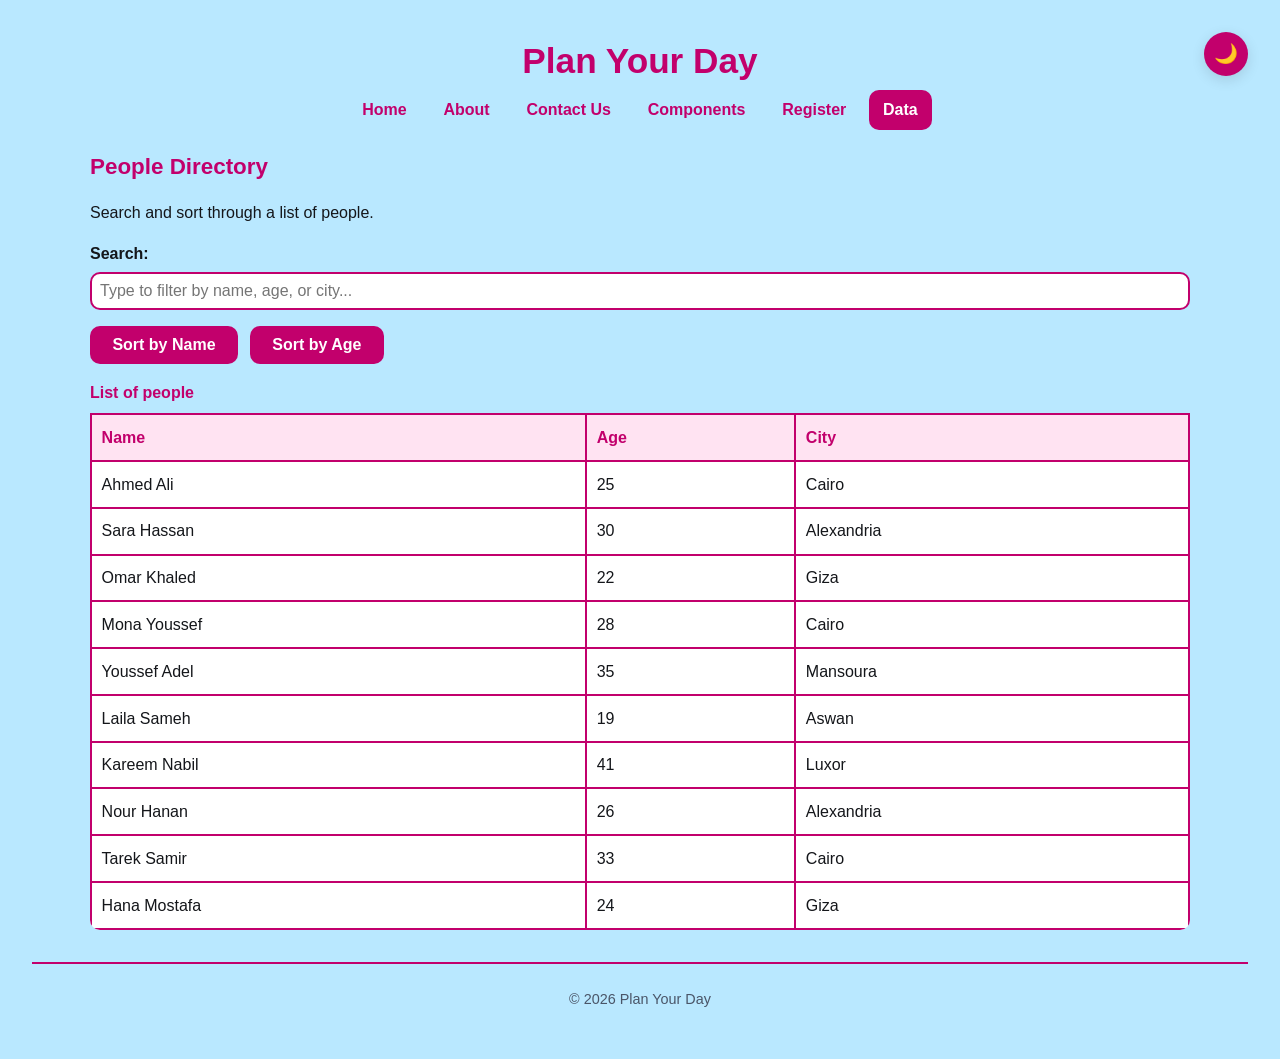
<file: data.html>
<!DOCTYPE html>
<html lang="en">
<head>
    <meta charset="UTF-8">
    <meta name="viewport" content="width=device-width, initial-scale=1.0">
    <meta name="description" content="Data table with search and sort - Plan Your Day">
    <title>Plan Your Day - Data Table</title>
    <link rel="stylesheet" href="stylesheet.css">
</head>

<body>

    <a href="#main" class="skip-link">Skip to main content</a>

    <header role="banner">
        <h1>Plan Your Day</h1>
        <button id="theme-toggle" class="theme-toggle" type="button" aria-label="Toggle dark mode" title="Toggle dark mode">🌙</button>
        <nav aria-label="Main navigation">
            <a href="index.html">Home</a>
            <a href="about.html">About</a>
            <a href="contact.html">Contact Us</a>
            <a href="components.html">Components</a>
            <a href="registration.html">Register</a>
            <a href="data.html" aria-current="page">Data</a>
        </nav>
    </header>

    <main id="main" role="main">

        <h2>People Directory</h2>
        <p>Search and sort through a list of people.</p>

        <div class="field">
            <label for="search-input">Search:</label>
            <input type="search" id="search-input" placeholder="Type to filter by name, age, or city...">
        </div>

        <div class="demo-row">
            <button type="button" class="btn" id="sort-name">Sort by Name</button>
            <button type="button" class="btn" id="sort-age">Sort by Age</button>
        </div>

        <div class="table-wrap">
            <table>
                <caption>List of people</caption>
                <thead>
                    <tr><th scope="col">Name</th><th scope="col">Age</th><th scope="col">City</th></tr>
                </thead>
                <tbody id="data-body"></tbody>
            </table>
        </div>

        <p id="empty-message" class="center" hidden>No results found.</p>

    </main>

    <footer role="contentinfo"><p>&copy; 2026 Plan Your Day</p></footer>

    <script>
    (function () {
        var html = document.documentElement;
        var btn = document.getElementById('theme-toggle');
        var saved = localStorage.getItem('theme');
        if (saved === 'dark') html.classList.add('dark');
        else if (saved === 'light') html.classList.add('light');
        function updateIcon() {
            var isDark = html.classList.contains('dark') ||
                (!html.classList.contains('light') &&
                 window.matchMedia('(prefers-color-scheme: dark)').matches);
            btn.textContent = isDark ? '☀️' : '🌙';
        }
        btn.addEventListener('click', function () {
            var isDarkNow = html.classList.contains('dark') ||
                (!html.classList.contains('light') &&
                 window.matchMedia('(prefers-color-scheme: dark)').matches);
            if (isDarkNow) {
                html.classList.remove('dark'); html.classList.add('light');
                localStorage.setItem('theme', 'light');
            } else {
                html.classList.remove('light'); html.classList.add('dark');
                localStorage.setItem('theme', 'dark');
            }
            updateIcon();
        });
        updateIcon();
    })();
    </script>

    <script>
    (function () {
        var people = [
            { name: 'Ahmed Ali',   age: 25, city: 'Cairo' },
            { name: 'Sara Hassan', age: 30, city: 'Alexandria' },
            { name: 'Omar Khaled', age: 22, city: 'Giza' },
            { name: 'Mona Youssef', age: 28, city: 'Cairo' },
            { name: 'Youssef Adel', age: 35, city: 'Mansoura' },
            { name: 'Laila Sameh',  age: 19, city: 'Aswan' },
            { name: 'Kareem Nabil', age: 41, city: 'Luxor' },
            { name: 'Nour Hanan',   age: 26, city: 'Alexandria' },
            { name: 'Tarek Samir',  age: 33, city: 'Cairo' },
            { name: 'Hana Mostafa', age: 24, city: 'Giza' }
        ];

        var tbody = document.getElementById('data-body');
        var emptyMsg = document.getElementById('empty-message');
        var searchInput = document.getElementById('search-input');

        function render(data) {
            tbody.innerHTML = '';
            if (data.length === 0) { emptyMsg.hidden = false; return; }
            emptyMsg.hidden = true;
            data.forEach(function (p) {
                var tr = document.createElement('tr');
                var td1 = document.createElement('td'); td1.textContent = p.name;
                var td2 = document.createElement('td'); td2.textContent = p.age;
                var td3 = document.createElement('td'); td3.textContent = p.city;
                tr.appendChild(td1); tr.appendChild(td2); tr.appendChild(td3);
                tbody.appendChild(tr);
            });
        }

        searchInput.addEventListener('input', function () {
            var q = this.value.toLowerCase().trim();
            var filtered = people.filter(function (p) {
                return p.name.toLowerCase().includes(q) ||
                       String(p.age).includes(q) ||
                       p.city.toLowerCase().includes(q);
            });
            render(filtered);
        });

        document.getElementById('sort-name').addEventListener('click', function () {
            people.sort(function (a, b) { return a.name.localeCompare(b.name); });
            searchInput.dispatchEvent(new Event('input'));
        });

        document.getElementById('sort-age').addEventListener('click', function () {
            people.sort(function (a, b) { return a.age - b.age; });
            searchInput.dispatchEvent(new Event('input'));
        });

        render(people);
    })();
    </script>

</body>
</html>
</file>
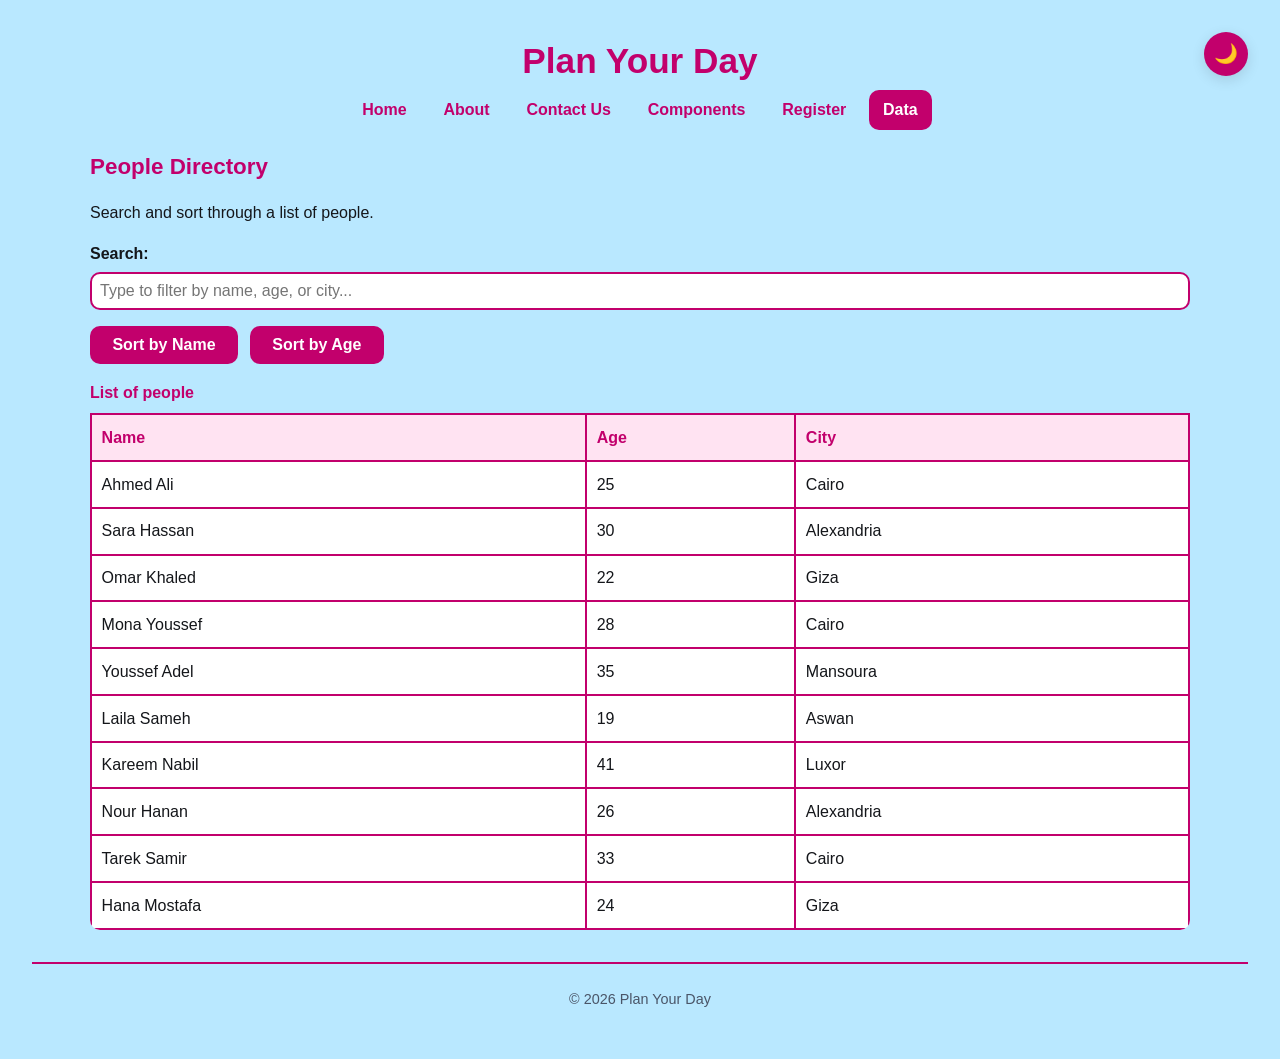
<file: data.html.html>
<!DOCTYPE html>
<html lang="en">
<head>
    <meta charset="UTF-8">
    <meta name="viewport" content="width=device-width, initial-scale=1.0">
    <meta name="description" content="Data table with search and sort - Plan Your Day">
    <title>Plan Your Day - Data Table</title>
    <link rel="stylesheet" href="stylesheet.css">
</head>

<body>

    <a href="#main" class="skip-link">Skip to main content</a>

    <header role="banner">
        <h1>Plan Your Day</h1>
        <button id="theme-toggle" class="theme-toggle" type="button" aria-label="Toggle dark mode" title="Toggle dark mode">🌙</button>
        <nav aria-label="Main navigation">
            <a href="index.html">Home</a>
            <a href="about.html">About</a>
            <a href="contact.html">Contact Us</a>
            <a href="components.html">Components</a>
            <a href="registration.html">Register</a>
            <a href="data.html" aria-current="page">Data</a>
        </nav>
    </header>

    <main id="main" role="main">

        <h2>People Directory</h2>
        <p>Search and sort through a list of people.</p>

        <div class="field">
            <label for="search-input">Search:</label>
            <input type="search" id="search-input" placeholder="Type to filter by name, age, or city...">
        </div>

        <div class="demo-row">
            <button type="button" class="btn" id="sort-name">Sort by Name</button>
            <button type="button" class="btn" id="sort-age">Sort by Age</button>
        </div>

        <div class="table-wrap">
            <table>
                <caption>List of people</caption>
                <thead>
                    <tr><th scope="col">Name</th><th scope="col">Age</th><th scope="col">City</th></tr>
                </thead>
                <tbody id="data-body"></tbody>
            </table>
        </div>

        <p id="empty-message" class="center" hidden>No results found.</p>

    </main>

    <footer role="contentinfo"><p>&copy; 2026 Plan Your Day</p></footer>

    <script>
    (function () {
        var html = document.documentElement;
        var btn = document.getElementById('theme-toggle');
        var saved = localStorage.getItem('theme');
        if (saved === 'dark') html.classList.add('dark');
        else if (saved === 'light') html.classList.add('light');
        function updateIcon() {
            var isDark = html.classList.contains('dark') ||
                (!html.classList.contains('light') &&
                 window.matchMedia('(prefers-color-scheme: dark)').matches);
            btn.textContent = isDark ? '☀️' : '🌙';
        }
        btn.addEventListener('click', function () {
            var isDarkNow = html.classList.contains('dark') ||
                (!html.classList.contains('light') &&
                 window.matchMedia('(prefers-color-scheme: dark)').matches);
            if (isDarkNow) {
                html.classList.remove('dark'); html.classList.add('light');
                localStorage.setItem('theme', 'light');
            } else {
                html.classList.remove('light'); html.classList.add('dark');
                localStorage.setItem('theme', 'dark');
            }
            updateIcon();
        });
        updateIcon();
    })();
    </script>

    <script>
    (function () {
        var people = [
            { name: 'Ahmed Ali',   age: 25, city: 'Cairo' },
            { name: 'Sara Hassan', age: 30, city: 'Alexandria' },
            { name: 'Omar Khaled', age: 22, city: 'Giza' },
            { name: 'Mona Youssef', age: 28, city: 'Cairo' },
            { name: 'Youssef Adel', age: 35, city: 'Mansoura' },
            { name: 'Laila Sameh',  age: 19, city: 'Aswan' },
            { name: 'Kareem Nabil', age: 41, city: 'Luxor' },
            { name: 'Nour Hanan',   age: 26, city: 'Alexandria' },
            { name: 'Tarek Samir',  age: 33, city: 'Cairo' },
            { name: 'Hana Mostafa', age: 24, city: 'Giza' }
        ];

        var tbody = document.getElementById('data-body');
        var emptyMsg = document.getElementById('empty-message');
        var searchInput = document.getElementById('search-input');

        function render(data) {
            tbody.innerHTML = '';
            if (data.length === 0) { emptyMsg.hidden = false; return; }
            emptyMsg.hidden = true;
            data.forEach(function (p) {
                var tr = document.createElement('tr');
                var td1 = document.createElement('td'); td1.textContent = p.name;
                var td2 = document.createElement('td'); td2.textContent = p.age;
                var td3 = document.createElement('td'); td3.textContent = p.city;
                tr.appendChild(td1); tr.appendChild(td2); tr.appendChild(td3);
                tbody.appendChild(tr);
            });
        }

        searchInput.addEventListener('input', function () {
            var q = this.value.toLowerCase().trim();
            var filtered = people.filter(function (p) {
                return p.name.toLowerCase().includes(q) ||
                       String(p.age).includes(q) ||
                       p.city.toLowerCase().includes(q);
            });
            render(filtered);
        });

        document.getElementById('sort-name').addEventListener('click', function () {
            people.sort(function (a, b) { return a.name.localeCompare(b.name); });
            searchInput.dispatchEvent(new Event('input'));
        });

        document.getElementById('sort-age').addEventListener('click', function () {
            people.sort(function (a, b) { return a.age - b.age; });
            searchInput.dispatchEvent(new Event('input'));
        });

        render(people);
    })();
    </script>

</body>
</html>
</file>
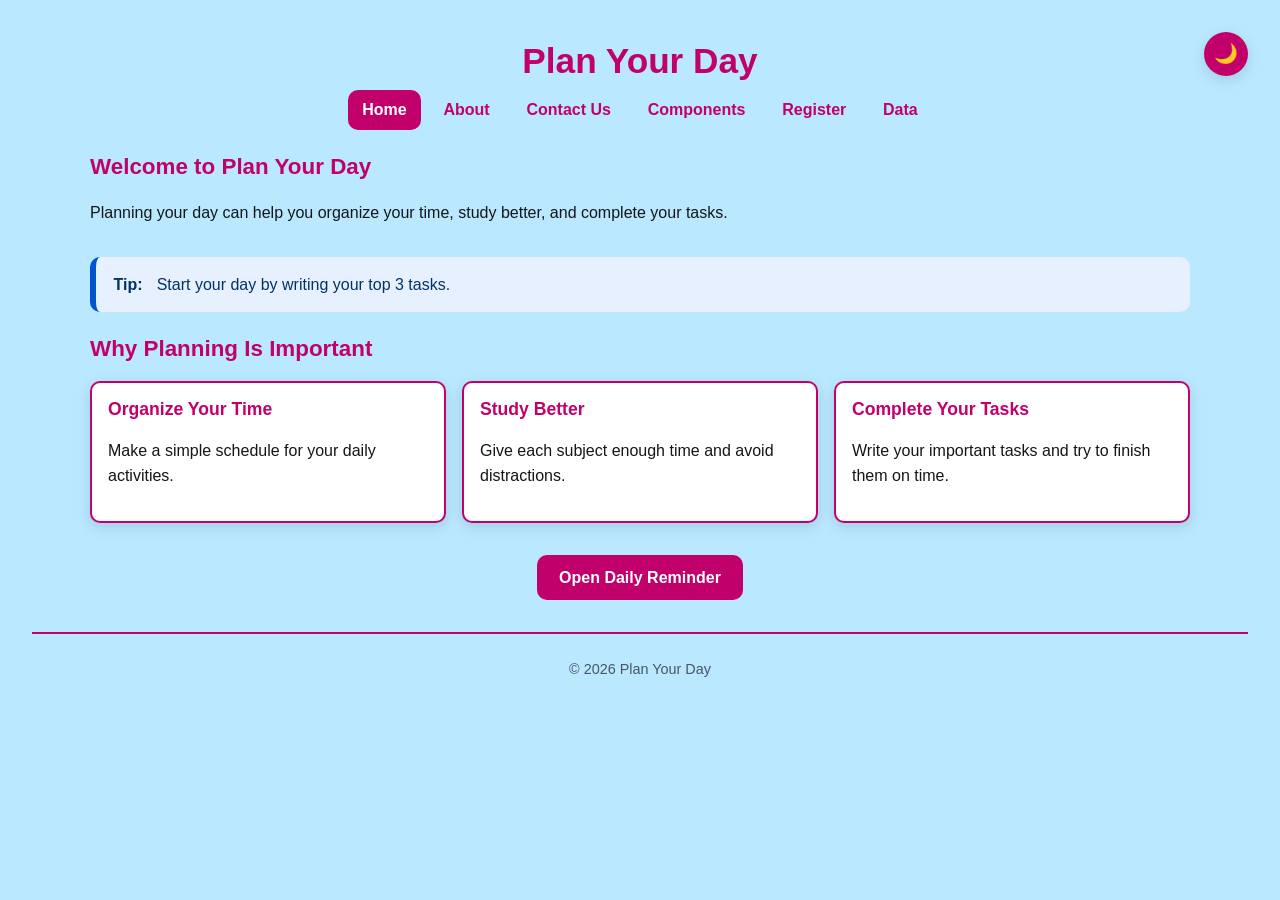
<file: index.html (2).html>
<!DOCTYPE html>
<html lang="en">
<head>
    <meta charset="UTF-8">
    <meta name="viewport" content="width=device-width, initial-scale=1.0">
    <meta name="description" content="Plan Your Day - organize your time, study better, and complete your tasks.">
    <title>Plan Your Day - Home</title>
    <link rel="stylesheet" href="stylesheet.css">
</head>

<body>

    <a href="#main" class="skip-link">Skip to main content</a>

    <header role="banner">
        <h1>Plan Your Day</h1>

        <button id="theme-toggle" class="theme-toggle" type="button"
                aria-label="Toggle dark mode" title="Toggle dark mode">🌙</button>

        <nav aria-label="Main navigation">
            <a href="index.html" aria-current="page">Home</a>
            <a href="about.html">About</a>
            <a href="contact.html">Contact Us</a>
            <a href="components.html">Components</a>
            <a href="registration.html">Register</a>
            <a href="data.html">Data</a>
        </nav>
    </header>

    <main id="main" role="main">

        <section aria-labelledby="welcome-heading">
            <h2 id="welcome-heading">Welcome to Plan Your Day</h2>
            <p>
                Planning your day can help you organize your time,
                study better, and complete your tasks.
            </p>
        </section>

        <div class="alert alert-info" role="status">
            <strong>Tip:</strong>&nbsp;Start your day by writing your top 3 tasks.
        </div>

        <section aria-labelledby="why-heading">
            <h2 id="why-heading">Why Planning Is Important</h2>
            <div class="grid">
                <article class="card">
                    <h3>Organize Your Time</h3>
                    <p>Make a simple schedule for your daily activities.</p>
                </article>
                <article class="card">
                    <h3>Study Better</h3>
                    <p>Give each subject enough time and avoid distractions.</p>
                </article>
                <article class="card">
                    <h3>Complete Your Tasks</h3>
                    <p>Write your important tasks and try to finish them on time.</p>
                </article>
            </div>
        </section>

        <p class="center">
            <a href="#modal" class="btn">Open Daily Reminder</a>
        </p>

        <div id="modal" class="modal" role="dialog" aria-modal="true" aria-labelledby="modal-title">
            <a href="#" class="modal-backdrop" aria-hidden="true" tabindex="-1"></a>
            <div class="modal-content">
                <h2 id="modal-title">Daily Reminder</h2>
                <p>Don't forget to review your plan at the end of the day!</p>
                <div class="modal-actions">
                    <a href="#" class="btn" aria-label="Close modal">Close</a>
                </div>
            </div>
        </div>

    </main>

    <footer role="contentinfo">
        <p>&copy; 2026 Plan Your Day</p>
    </footer>

    <script>
    (function () {
        var html = document.documentElement;
        var btn = document.getElementById('theme-toggle');
        var saved = localStorage.getItem('theme');
        if (saved === 'dark') html.classList.add('dark');
        else if (saved === 'light') html.classList.add('light');
        function updateIcon() {
            var isDark = html.classList.contains('dark') ||
                (!html.classList.contains('light') &&
                 window.matchMedia('(prefers-color-scheme: dark)').matches);
            btn.textContent = isDark ? '☀️' : '🌙';
        }
        btn.addEventListener('click', function () {
            var isDarkNow = html.classList.contains('dark') ||
                (!html.classList.contains('light') &&
                 window.matchMedia('(prefers-color-scheme: dark)').matches);
            if (isDarkNow) {
                html.classList.remove('dark'); html.classList.add('light');
                localStorage.setItem('theme', 'light');
            } else {
                html.classList.remove('light'); html.classList.add('dark');
                localStorage.setItem('theme', 'dark');
            }
            updateIcon();
        });
        updateIcon();
    })();
    </script>

</body>
</html>
</file>
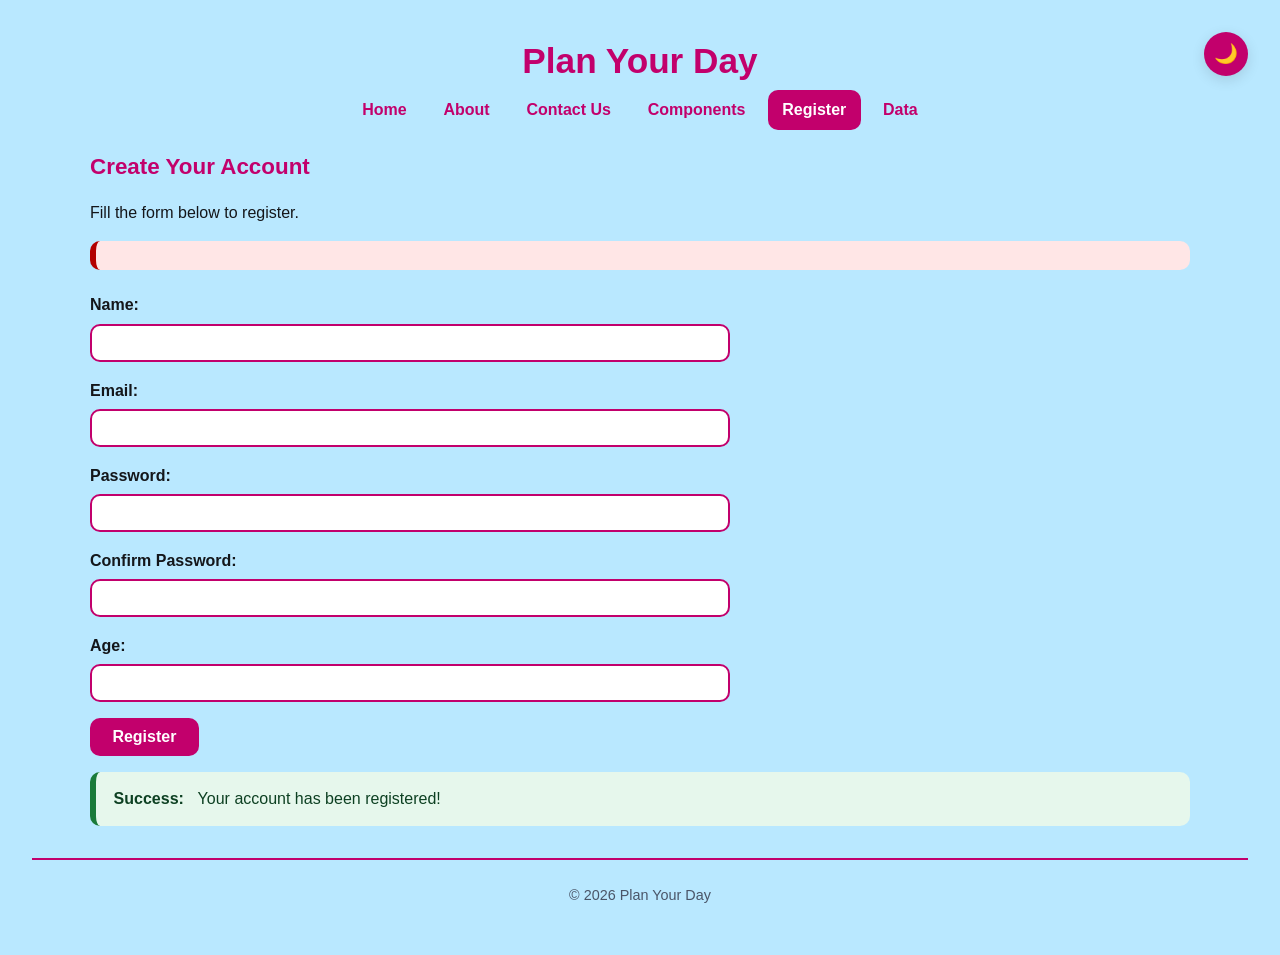
<file: registration.html>
<!DOCTYPE html>
<html lang="en">
<head>
    <meta charset="UTF-8">
    <meta name="viewport" content="width=device-width, initial-scale=1.0">
    <meta name="description" content="Create your account - Plan Your Day">
    <title>Plan Your Day - Register</title>
    <link rel="stylesheet" href="stylesheet.css">
</head>

<body>

    <a href="#main" class="skip-link">Skip to main content</a>

    <header role="banner">
        <h1>Plan Your Day</h1>
        <button id="theme-toggle" class="theme-toggle" type="button" aria-label="Toggle dark mode" title="Toggle dark mode">🌙</button>
        <nav aria-label="Main navigation">
            <a href="index.html">Home</a>
            <a href="about.html">About</a>
            <a href="contact.html">Contact Us</a>
            <a href="components.html">Components</a>
            <a href="registration.html" aria-current="page">Register</a>
            <a href="data.html">Data</a>
        </nav>
    </header>

    <main id="main" role="main">

        <h2>Create Your Account</h2>
        <p>Fill the form below to register.</p>

        <div id="form-alert" class="alert alert-error" role="alert" hidden></div>

        <form id="register-form" action="#" method="post" novalidate>

            <div class="field">
                <label for="reg-name">Name:</label>
                <input type="text" id="reg-name" name="name" autocomplete="name">
                <span class="field-error" id="error-name" role="alert"></span>
            </div>

            <div class="field">
                <label for="reg-email">Email:</label>
                <input type="email" id="reg-email" name="email" autocomplete="email">
                <span class="field-error" id="error-email" role="alert"></span>
            </div>

            <div class="field">
                <label for="reg-password">Password:</label>
                <input type="password" id="reg-password" name="password" autocomplete="new-password">
                <span class="field-error" id="error-password" role="alert"></span>
            </div>

            <div class="field">
                <label for="reg-confirm">Confirm Password:</label>
                <input type="password" id="reg-confirm" name="confirm" autocomplete="new-password">
                <span class="field-error" id="error-confirm" role="alert"></span>
            </div>

            <div class="field">
                <label for="reg-age">Age:</label>
                <input type="number" id="reg-age" name="age" min="1" max="120">
                <span class="field-error" id="error-age" role="alert"></span>
            </div>

            <button type="submit" class="btn">Register</button>

        </form>

        <div id="success-message" class="alert alert-success" role="status" hidden>
            <strong>Success:</strong>&nbsp;Your account has been registered!
        </div>

    </main>

    <footer role="contentinfo"><p>&copy; 2026 Plan Your Day</p></footer>

    <script>
    (function () {
        var html = document.documentElement;
        var btn = document.getElementById('theme-toggle');
        var saved = localStorage.getItem('theme');
        if (saved === 'dark') html.classList.add('dark');
        else if (saved === 'light') html.classList.add('light');
        function updateIcon() {
            var isDark = html.classList.contains('dark') ||
                (!html.classList.contains('light') &&
                 window.matchMedia('(prefers-color-scheme: dark)').matches);
            btn.textContent = isDark ? '☀️' : '🌙';
        }
        btn.addEventListener('click', function () {
            var isDarkNow = html.classList.contains('dark') ||
                (!html.classList.contains('light') &&
                 window.matchMedia('(prefers-color-scheme: dark)').matches);
            if (isDarkNow) {
                html.classList.remove('dark'); html.classList.add('light');
                localStorage.setItem('theme', 'light');
            } else {
                html.classList.remove('light'); html.classList.add('dark');
                localStorage.setItem('theme', 'dark');
            }
            updateIcon();
        });
        updateIcon();
    })();
    </script>

    <script>
    (function () {
        var form = document.getElementById('register-form');
        var fields = {
            name:     { input: document.getElementById('reg-name'),     err: document.getElementById('error-name') },
            email:    { input: document.getElementById('reg-email'),    err: document.getElementById('error-email') },
            password: { input: document.getElementById('reg-password'), err: document.getElementById('error-password') },
            confirm:  { input: document.getElementById('reg-confirm'),  err: document.getElementById('error-confirm') },
            age:      { input: document.getElementById('reg-age'),      err: document.getElementById('error-age') }
        };
        var emailRegex = /^[^\s@]+@[^\s@]+\.[^\s@]+$/;

        function setError(field, message) {
            field.err.textContent = message;
            field.err.style.display = message ? 'block' : 'none';
            field.input.setAttribute('aria-invalid', message ? 'true' : 'false');
        }

        function validate() {
            var ok = true;

            if (!fields.name.input.value.trim()) {
                setError(fields.name, 'Name is required.'); ok = false;
            } else if (fields.name.input.value.trim().length < 3) {
                setError(fields.name, 'Name must be at least 3 characters.'); ok = false;
            } else { setError(fields.name, ''); }

            if (!fields.email.input.value.trim()) {
                setError(fields.email, 'Email is required.'); ok = false;
            } else if (!emailRegex.test(fields.email.input.value.trim())) {
                setError(fields.email, 'Please enter a valid email address.'); ok = false;
            } else { setError(fields.email, ''); }

            if (!fields.password.input.value) {
                setError(fields.password, 'Password is required.'); ok = false;
            } else if (fields.password.input.value.length < 8) {
                setError(fields.password, 'Password must be at least 8 characters.'); ok = false;
            } else { setError(fields.password, ''); }

            if (!fields.confirm.input.value) {
                setError(fields.confirm, 'Please confirm your password.'); ok = false;
            } else if (fields.confirm.input.value !== fields.password.input.value) {
                setError(fields.confirm, 'Passwords do not match.'); ok = false;
            } else { setError(fields.confirm, ''); }

            var age = parseInt(fields.age.input.value, 10);
            if (!fields.age.input.value) {
                setError(fields.age, 'Age is required.'); ok = false;
            } else if (isNaN(age) || age < 1 || age > 120) {
                setError(fields.age, 'Age must be between 1 and 120.'); ok = false;
            } else { setError(fields.age, ''); }

            return ok;
        }

        form.addEventListener('submit', function (e) {
            e.preventDefault();
            Object.keys(fields).forEach(function (k) { setError(fields[k], ''); });
            document.getElementById('form-alert').hidden = true;

            if (!validate()) {
                var banner = document.getElementById('form-alert');
                banner.textContent = 'Please fix the errors above and try again.';
                banner.hidden = false;
                var first = Object.keys(fields).find(function (k) {
                    return fields[k].input.getAttribute('aria-invalid') === 'true';
                });
                if (first) fields[first].input.focus();
                return;
            }

            document.getElementById('success-message').hidden = false;
            form.reset();
            window.scrollTo({ top: 0, behavior: 'smooth' });
        });

        Object.keys(fields).forEach(function (k) {
            fields[k].input.addEventListener('input', function () {
                setError(fields[k], '');
            });
        });
    })();
    </script>

</body>
</html>
</file>
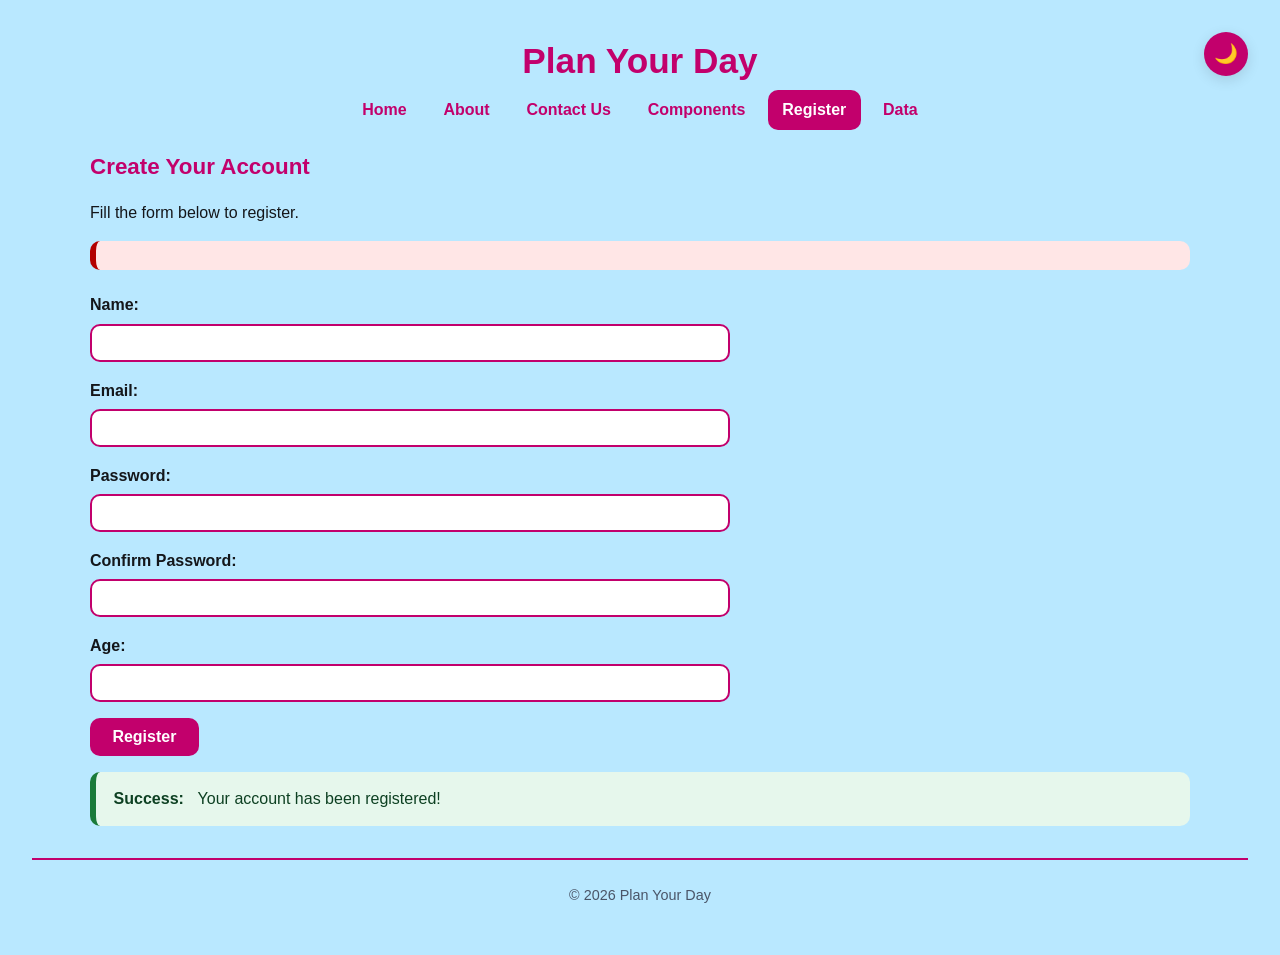
<file: registration.html.html>
<!DOCTYPE html>
<html lang="en">
<head>
    <meta charset="UTF-8">
    <meta name="viewport" content="width=device-width, initial-scale=1.0">
    <meta name="description" content="Create your account - Plan Your Day">
    <title>Plan Your Day - Register</title>
    <link rel="stylesheet" href="stylesheet.css">
</head>

<body>

    <a href="#main" class="skip-link">Skip to main content</a>

    <header role="banner">
        <h1>Plan Your Day</h1>
        <button id="theme-toggle" class="theme-toggle" type="button" aria-label="Toggle dark mode" title="Toggle dark mode">🌙</button>
        <nav aria-label="Main navigation">
            <a href="index.html">Home</a>
            <a href="about.html">About</a>
            <a href="contact.html">Contact Us</a>
            <a href="components.html">Components</a>
            <a href="registration.html" aria-current="page">Register</a>
            <a href="data.html">Data</a>
        </nav>
    </header>

    <main id="main" role="main">

        <h2>Create Your Account</h2>
        <p>Fill the form below to register.</p>

        <div id="form-alert" class="alert alert-error" role="alert" hidden></div>

        <form id="register-form" action="#" method="post" novalidate>

            <div class="field">
                <label for="reg-name">Name:</label>
                <input type="text" id="reg-name" name="name" autocomplete="name">
                <span class="field-error" id="error-name" role="alert"></span>
            </div>

            <div class="field">
                <label for="reg-email">Email:</label>
                <input type="email" id="reg-email" name="email" autocomplete="email">
                <span class="field-error" id="error-email" role="alert"></span>
            </div>

            <div class="field">
                <label for="reg-password">Password:</label>
                <input type="password" id="reg-password" name="password" autocomplete="new-password">
                <span class="field-error" id="error-password" role="alert"></span>
            </div>

            <div class="field">
                <label for="reg-confirm">Confirm Password:</label>
                <input type="password" id="reg-confirm" name="confirm" autocomplete="new-password">
                <span class="field-error" id="error-confirm" role="alert"></span>
            </div>

            <div class="field">
                <label for="reg-age">Age:</label>
                <input type="number" id="reg-age" name="age" min="1" max="120">
                <span class="field-error" id="error-age" role="alert"></span>
            </div>

            <button type="submit" class="btn">Register</button>

        </form>

        <div id="success-message" class="alert alert-success" role="status" hidden>
            <strong>Success:</strong>&nbsp;Your account has been registered!
        </div>

    </main>

    <footer role="contentinfo"><p>&copy; 2026 Plan Your Day</p></footer>

    <script>
    (function () {
        var html = document.documentElement;
        var btn = document.getElementById('theme-toggle');
        var saved = localStorage.getItem('theme');
        if (saved === 'dark') html.classList.add('dark');
        else if (saved === 'light') html.classList.add('light');
        function updateIcon() {
            var isDark = html.classList.contains('dark') ||
                (!html.classList.contains('light') &&
                 window.matchMedia('(prefers-color-scheme: dark)').matches);
            btn.textContent = isDark ? '☀️' : '🌙';
        }
        btn.addEventListener('click', function () {
            var isDarkNow = html.classList.contains('dark') ||
                (!html.classList.contains('light') &&
                 window.matchMedia('(prefers-color-scheme: dark)').matches);
            if (isDarkNow) {
                html.classList.remove('dark'); html.classList.add('light');
                localStorage.setItem('theme', 'light');
            } else {
                html.classList.remove('light'); html.classList.add('dark');
                localStorage.setItem('theme', 'dark');
            }
            updateIcon();
        });
        updateIcon();
    })();
    </script>

    <script>
    (function () {
        var form = document.getElementById('register-form');
        var fields = {
            name:     { input: document.getElementById('reg-name'),     err: document.getElementById('error-name') },
            email:    { input: document.getElementById('reg-email'),    err: document.getElementById('error-email') },
            password: { input: document.getElementById('reg-password'), err: document.getElementById('error-password') },
            confirm:  { input: document.getElementById('reg-confirm'),  err: document.getElementById('error-confirm') },
            age:      { input: document.getElementById('reg-age'),      err: document.getElementById('error-age') }
        };
        var emailRegex = /^[^\s@]+@[^\s@]+\.[^\s@]+$/;

        function setError(field, message) {
            field.err.textContent = message;
            field.err.style.display = message ? 'block' : 'none';
            field.input.setAttribute('aria-invalid', message ? 'true' : 'false');
        }

        function validate() {
            var ok = true;

            if (!fields.name.input.value.trim()) {
                setError(fields.name, 'Name is required.'); ok = false;
            } else if (fields.name.input.value.trim().length < 3) {
                setError(fields.name, 'Name must be at least 3 characters.'); ok = false;
            } else { setError(fields.name, ''); }

            if (!fields.email.input.value.trim()) {
                setError(fields.email, 'Email is required.'); ok = false;
            } else if (!emailRegex.test(fields.email.input.value.trim())) {
                setError(fields.email, 'Please enter a valid email address.'); ok = false;
            } else { setError(fields.email, ''); }

            if (!fields.password.input.value) {
                setError(fields.password, 'Password is required.'); ok = false;
            } else if (fields.password.input.value.length < 8) {
                setError(fields.password, 'Password must be at least 8 characters.'); ok = false;
            } else { setError(fields.password, ''); }

            if (!fields.confirm.input.value) {
                setError(fields.confirm, 'Please confirm your password.'); ok = false;
            } else if (fields.confirm.input.value !== fields.password.input.value) {
                setError(fields.confirm, 'Passwords do not match.'); ok = false;
            } else { setError(fields.confirm, ''); }

            var age = parseInt(fields.age.input.value, 10);
            if (!fields.age.input.value) {
                setError(fields.age, 'Age is required.'); ok = false;
            } else if (isNaN(age) || age < 1 || age > 120) {
                setError(fields.age, 'Age must be between 1 and 120.'); ok = false;
            } else { setError(fields.age, ''); }

            return ok;
        }

        form.addEventListener('submit', function (e) {
            e.preventDefault();
            Object.keys(fields).forEach(function (k) { setError(fields[k], ''); });
            document.getElementById('form-alert').hidden = true;

            if (!validate()) {
                var banner = document.getElementById('form-alert');
                banner.textContent = 'Please fix the errors above and try again.';
                banner.hidden = false;
                var first = Object.keys(fields).find(function (k) {
                    return fields[k].input.getAttribute('aria-invalid') === 'true';
                });
                if (first) fields[first].input.focus();
                return;
            }

            document.getElementById('success-message').hidden = false;
            form.reset();
            window.scrollTo({ top: 0, behavior: 'smooth' });
        });

        Object.keys(fields).forEach(function (k) {
            fields[k].input.addEventListener('input', function () {
                setError(fields[k], '');
            });
        });
    })();
    </script>

</body>
</html>
</file>
<file: stylesheet.css>
/* =========================================
   Design Tokens
   ========================================= */
:root {
    --bg: #b9e8ff;
    --surface: #ffffff;
    --text: #14161a;
    --muted: #4a5568;
    --heading: #c2006c;
    --primary: #c2006c;
    --primary-hover: #8f0050;
    --primary-contrast: #ffffff;
    --border: #c2006c;
    --focus: #003366;
    --soft: #ffe3f2;
    --radius: 10px;
    --shadow: 0 4px 14px rgba(0, 0, 0, 0.12);
    --max-width: 1100px;
}

/* Auto Dark Mode (system preference) */
@media (prefers-color-scheme: dark) {
    :root {
        --bg: #0f1620;
        --surface: #1b2430;
        --text: #e8eef5;
        --muted: #a8b4c2;
        --heading: #ff8fc7;
        --primary: #ff8fc7;
        --primary-hover: #ffb3d8;
        --primary-contrast: #14161a;
        --border: #ff8fc7;
        --focus: #ffd166;
        --soft: #2a3646;
        --shadow: 0 4px 14px rgba(0, 0, 0, 0.5);
    }
}

/* Manual Dark/Light (via toggle) */
html.dark {
    --bg: #0f1620;
    --surface: #1b2430;
    --text: #e8eef5;
    --muted: #a8b4c2;
    --heading: #ff8fc7;
    --primary: #ff8fc7;
    --primary-hover: #ffb3d8;
    --primary-contrast: #14161a;
    --border: #ff8fc7;
    --focus: #ffd166;
    --soft: #2a3646;
    --shadow: 0 4px 14px rgba(0, 0, 0, 0.5);
}

html.light {
    --bg: #b9e8ff;
    --surface: #ffffff;
    --text: #14161a;
    --muted: #4a5568;
    --heading: #c2006c;
    --primary: #c2006c;
    --primary-hover: #8f0050;
    --primary-contrast: #ffffff;
    --border: #c2006c;
    --focus: #003366;
    --soft: #ffe3f2;
    --shadow: 0 4px 14px rgba(0, 0, 0, 0.12);
}

/* =========================================
   Reset + Base
   ========================================= */
* { box-sizing: border-box; }
html { scroll-behavior: smooth; }

body {
    margin: 0;
    padding: 1rem;
    background-color: var(--bg);
    color: var(--text);
    font-family: Arial, Helvetica, sans-serif;
    line-height: 1.6;
    transition: background-color 0.3s ease, color 0.3s ease;
}

h1, h2, h3 { color: var(--heading); line-height: 1.2; margin-top: 0; }
h1 { text-align: center; font-size: 1.8rem; margin-bottom: 0.5rem; }
h2 { font-size: 1.4rem; margin-top: 1.5rem; }
h3 { font-size: 1.1rem; }
p { margin: 0.5rem 0 1rem; }
a { color: var(--heading); }
a:hover { text-decoration: underline; }

a:focus-visible,
button:focus-visible,
input:focus-visible,
select:focus-visible,
textarea:focus-visible,
.btn:focus-visible,
.theme-toggle:focus-visible {
    outline: 3px solid var(--focus);
    outline-offset: 2px;
}

/* Skip link */
.skip-link {
    position: absolute;
    left: -9999px;
    top: 0;
    background: var(--primary);
    color: var(--primary-contrast);
    padding: 0.6rem 1rem;
    border-radius: 0 0 var(--radius) 0;
    z-index: 200;
    text-decoration: none;
}
.skip-link:focus { left: 0; }

/* Header + Nav */
header {
    position: relative;
    text-align: center;
    margin-bottom: 1.5rem;
    padding-top: 0.5rem;
}

nav {
    display: flex;
    flex-wrap: wrap;
    justify-content: center;
    gap: 0.5rem;
    margin-top: 0.5rem;
}

nav a {
    color: var(--heading);
    text-decoration: none;
    font-weight: bold;
    padding: 0.45rem 0.9rem;
    border-radius: var(--radius);
    transition: background 0.2s ease, color 0.2s ease;
}

nav a:hover,
nav a[aria-current="page"] {
    background-color: var(--primary);
    color: var(--primary-contrast);
    text-decoration: none;
}

/* Theme toggle */
.theme-toggle {
    position: absolute;
    top: 0;
    right: 0;
    background-color: var(--primary);
    color: var(--primary-contrast);
    border: none;
    border-radius: 50%;
    width: 44px;
    height: 44px;
    font-size: 1.2rem;
    cursor: pointer;
    display: inline-flex;
    align-items: center;
    justify-content: center;
    padding: 0;
    box-shadow: var(--shadow);
    transition: background 0.2s ease, transform 0.2s ease;
    line-height: 1;
}

.theme-toggle:hover {
    background-color: var(--primary-hover);
    transform: scale(1.08);
}

/* Main */
main { max-width: var(--max-width); margin: 0 auto; }
section { margin-bottom: 2rem; }

/* Grid */
.grid {
    display: grid;
    grid-template-columns: 1fr;
    gap: 1rem;
}

.card {
    background-color: var(--surface);
    border: 2px solid var(--border);
    border-radius: var(--radius);
    padding: 1rem;
    box-shadow: var(--shadow);
    transition: background-color 0.3s ease, border-color 0.3s ease;
}

@media (min-width: 768px) {
    .grid { grid-template-columns: repeat(2, 1fr); }
    h1 { font-size: 2.2rem; }
}

@media (min-width: 1024px) {
    .grid { grid-template-columns: repeat(3, 1fr); }
    body { padding: 2rem; }
}

/* Table */
.table-wrap { overflow-x: auto; }

table {
    width: 100%;
    border-collapse: collapse;
    background-color: var(--surface);
    border-radius: var(--radius);
    overflow: hidden;
}

caption {
    caption-side: top;
    text-align: left;
    padding-bottom: 0.5rem;
    font-weight: bold;
    color: var(--heading);
}

th, td {
    border: 2px solid var(--border);
    padding: 0.6rem;
    text-align: left;
}

th { background-color: var(--soft); color: var(--heading); }

/* Forms */
form { max-width: 640px; }

fieldset {
    border: 2px solid var(--border);
    border-radius: var(--radius);
    margin: 0 0 1.2rem 0;
    padding: 1rem;
    background-color: var(--surface);
    transition: background-color 0.3s ease;
}

legend { font-weight: bold; color: var(--heading); padding: 0 0.5rem; }

.field {
    display: flex;
    flex-direction: column;
    gap: 0.35rem;
    margin-bottom: 1rem;
}

label { font-weight: bold; }

input, select, textarea {
    border: 2px solid var(--border);
    border-radius: var(--radius);
    padding: 0.5rem;
    font-size: 1rem;
    font-family: inherit;
    background-color: var(--surface);
    color: var(--text);
    width: 100%;
    transition: background-color 0.3s ease, color 0.3s ease;
}

input:focus, select:focus, textarea:focus { border-color: var(--focus); }
textarea { resize: vertical; min-height: 100px; }

.radio-group,
.check-group {
    display: flex;
    flex-wrap: wrap;
    gap: 1rem;
    align-items: center;
}

.radio-group label,
.check-group label {
    font-weight: normal;
    display: inline-flex;
    align-items: center;
    gap: 0.35rem;
}

.radio-group input,
.check-group input { width: auto; accent-color: var(--primary); }

/* Buttons */
button,
.btn {
    display: inline-block;
    background-color: var(--primary);
    color: var(--primary-contrast);
    padding: 0.6rem 1.4rem;
    border: none;
    border-radius: var(--radius);
    font-size: 1rem;
    font-weight: bold;
    font-family: inherit;
    cursor: pointer;
    text-decoration: none;
    transition: background 0.2s ease;
}

button:hover,
.btn:hover { background-color: var(--primary-hover); text-decoration: none; }

.btn-secondary {
    background-color: transparent;
    color: var(--heading);
    border: 2px solid var(--primary);
}

.btn-secondary:hover {
    background-color: var(--primary);
    color: var(--primary-contrast);
}

button:disabled { opacity: 0.6; cursor: not-allowed; }

/* Alerts */
.alert {
    padding: 0.9rem 1.1rem;
    border-radius: var(--radius);
    margin: 1rem 0 1.4rem;
    border-left: 6px solid;
    background-color: var(--surface);
    color: var(--text);
    display: flex;
    gap: 0.6rem;
    align-items: flex-start;
    transition: background-color 0.3s ease, color 0.3s ease;
}

.alert-info    { border-color: #0055cc; background-color: #e6f0ff; color: #003366; }
.alert-success { border-color: #1a7a3a; background-color: #e6f7ec; color: #0d4022; }
.alert-warning { border-color: #b35900; background-color: #fff4e5; color: #5c2e00; }
.alert-error   { border-color: #b30000; background-color: #ffe6e6; color: #660000; }
.alert strong { font-weight: bold; }

/* Dark-mode alerts (manual) */
html.dark .alert-info    { background-color: #12294a; color: #cfe3ff; border-color: #6aa8ff; }
html.dark .alert-success { background-color: #123a22; color: #c8f0d4; border-color: #4dd47f; }
html.dark .alert-warning { background-color: #3d2600; color: #ffe0b3; border-color: #ffb347; }
html.dark .alert-error   { background-color: #3d0f0f; color: #ffc9c9; border-color: #ff6b6b; }

@media (prefers-color-scheme: dark) {
    html:not(.light) .alert-info    { background-color: #12294a; color: #cfe3ff; border-color: #6aa8ff; }
    html:not(.light) .alert-success { background-color: #123a22; color: #c8f0d4; border-color: #4dd47f; }
    html:not(.light) .alert-warning { background-color: #3d2600; color: #ffe0b3; border-color: #ffb347; }
    html:not(.light) .alert-error   { background-color: #3d0f0f; color: #ffc9c9; border-color: #ff6b6b; }
}

/* CSS-only Modal */
.modal {
    position: fixed;
    inset: 0;
    display: none;
    align-items: center;
    justify-content: center;
    z-index: 100;
}

.modal:target { display: flex; }

.modal-backdrop {
    position: absolute;
    inset: 0;
    background: rgba(0, 0, 0, 0.55);
    text-decoration: none;
}

.modal-content {
    position: relative;
    background: var(--surface);
    color: var(--text);
    border-radius: var(--radius);
    padding: 1.5rem;
    max-width: 480px;
    width: 90%;
    box-shadow: var(--shadow);
    z-index: 1;
}

.modal-content h2 { margin-top: 0; }

.modal-actions {
    display: flex;
    gap: 0.6rem;
    justify-content: flex-end;
    margin-top: 1rem;
}

/* Demo helpers */
.demo-block {
    background-color: var(--surface);
    border: 2px solid var(--border);
    border-radius: var(--radius);
    padding: 1.2rem;
    margin-bottom: 1.5rem;
    box-shadow: var(--shadow);
    transition: background-color 0.3s ease, border-color 0.3s ease;
}

.demo-row {
    display: flex;
    flex-wrap: wrap;
    gap: 0.75rem;
    align-items: center;
    margin-bottom: 1rem;
}

/* Form errors */
.field-error {
    color: #b30000;
    font-size: 0.9rem;
    font-weight: bold;
    display: none;
    margin-top: 0.2rem;
}

html.dark .field-error { color: #ff8f8f; }

input[aria-invalid="true"] {
    border-color: #b30000;
    background-color: #fff5f5;
}

html.dark input[aria-invalid="true"] {
    border-color: #ff6b6b;
    background-color: #3d0f0f;
}

/* Utility */
.visually-hidden {
    position: absolute !important;
    width: 1px; height: 1px;
    padding: 0; margin: -1px;
    overflow: hidden;
    clip: rect(0,0,0,0);
    white-space: nowrap;
    border: 0;
}

.center { text-align: center; }

/* Footer */
footer {
    text-align: center;
    margin-top: 2rem;
    padding-top: 1rem;
    border-top: 2px solid var(--border);
    color: var(--muted);
    font-size: 0.9rem;
}
</file>
